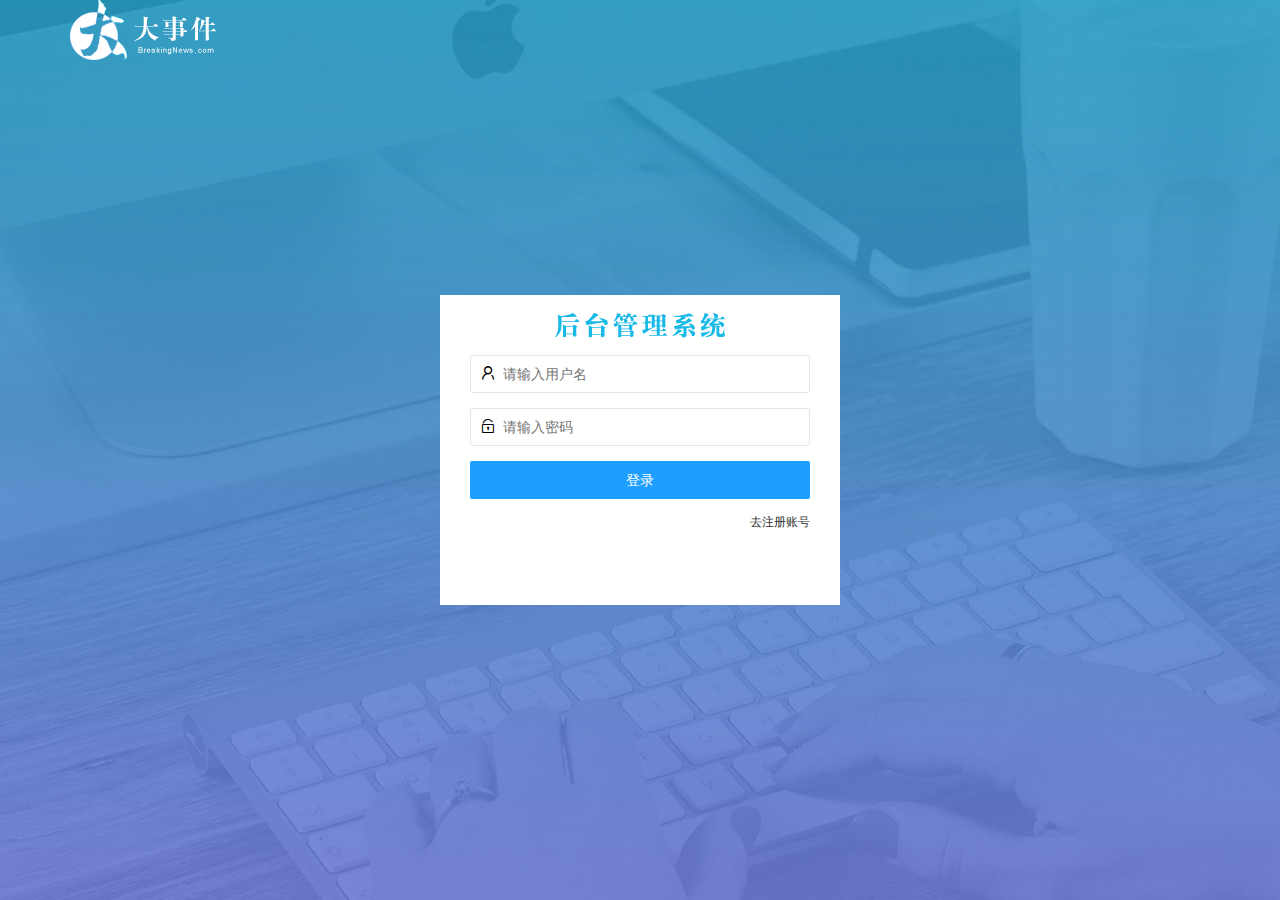
<file: login.html>
<!DOCTYPE html>
<html lang="en">

<head>
    <meta charset="UTF-8">
    <meta http-equiv="X-UA-Compatible" content="IE=edge">
    <meta name="viewport" content="width=device-width, initial-scale=1.0">
    <title>登录</title>
    <!-- 导入 LayUI 样式 -->
    <link rel="stylesheet" href="/assets/lib/layui/css/layui.css">
    <!-- 导入自定义样式 -->
    <link rel="stylesheet" href="/assets/css/login.css">
</head>

<body>
    <!-- 头部 logo 区域 -->
    <div class="layui-main">
        <img src="/assets/images/logo.png" alt="">
    </div>
    <!-- 登录注册区域 -->
    <div class="loginAndRegBox">
        <!-- 登录标题 -->
        <div class="title-box"></div>
        <!-- 登录 -->
        <div class="login-box">
            <form class="layui-form" id="form_login" action="">
                <!-- 用户名 -->
                <div class="layui-form-item">
                    <!-- 字体图标 -->
                    <i class="layui-icon">&#xe66f;</i>
                    <input type="text" name="username" required lay-verify="required" placeholder="请输入用户名"
                        autocomplete="off" class="layui-input">
                </div>
                <!-- 密码 -->
                <div class="layui-form-item">
                    <!-- 字体图标 -->
                    <i class="layui-icon">&#xe673;</i>
                    <input type="password" name="password" required lay-verify="required|pwd" placeholder="请输入密码"
                        autocomplete="off" class="layui-input">
                </div>
                <!-- 登录按钮 -->
                <div class="layui-form-item">
                    <button class="layui-btn layui-btn-normal layui-btn-fluid" lay-submit>
                        登录
                    </button>
                </div>
                <div class="layui-form-item link">
                    <a href="javascript:;" id="link_reg">去注册账号</a>
                </div>
            </form>
        </div>
        <!-- 注册 -->
        <div class="reg-box">
            <form class="layui-form" id="form_reg" action="">
                <!-- 用户名 -->
                <div class="layui-form-item">
                    <!-- 字体图标 -->
                    <i class="layui-icon">&#xe66f;</i>
                    <input type="text" name="username" required lay-verify="required" placeholder="请输入用户名"
                        autocomplete="off" class="layui-input" />
                </div>
                <!-- 密码 -->
                <div class="layui-form-item">
                    <!-- 字体图标 -->
                    <i class="layui-icon">&#xe673;</i>
                    <input type="password" name="password" required lay-verify="required|pwd" placeholder="请输入密码"
                        autocomplete="off" class="layui-input">
                </div>
                <!-- 第二次确认密码 -->
                <div class="layui-form-item">
                    <!-- 字体图标 -->
                    <i class="layui-icon">&#xe673;</i>
                    <input type="password" name="password" required lay-verify="required|pwd|repwd"
                        placeholder="第二次确认密码" autocomplete="off" class="layui-input">
                </div>
                <!-- 登录按钮 -->
                <div class="layui-form-item">
                    <button class="layui-btn layui-btn-normal layui-btn-fluid" lay-submit>
                        注册
                    </button>
                </div>
                <div class="layui-form-item link">
                    <a href="javascript:;" id="link_login">去登录</a>
                </div>
            </form>
        </div>
    </div>
    <!-- 导入jquery.js -->
    <script src="/assets/lib/jquery.js"></script>
    <script src="/assets/lib/layui/layui.all.js"></script>
    <script src="/assets/js/baseAPI.js"></script>
    <script src="/assets/js/login.js"></script>
</body>

</html>
</file>
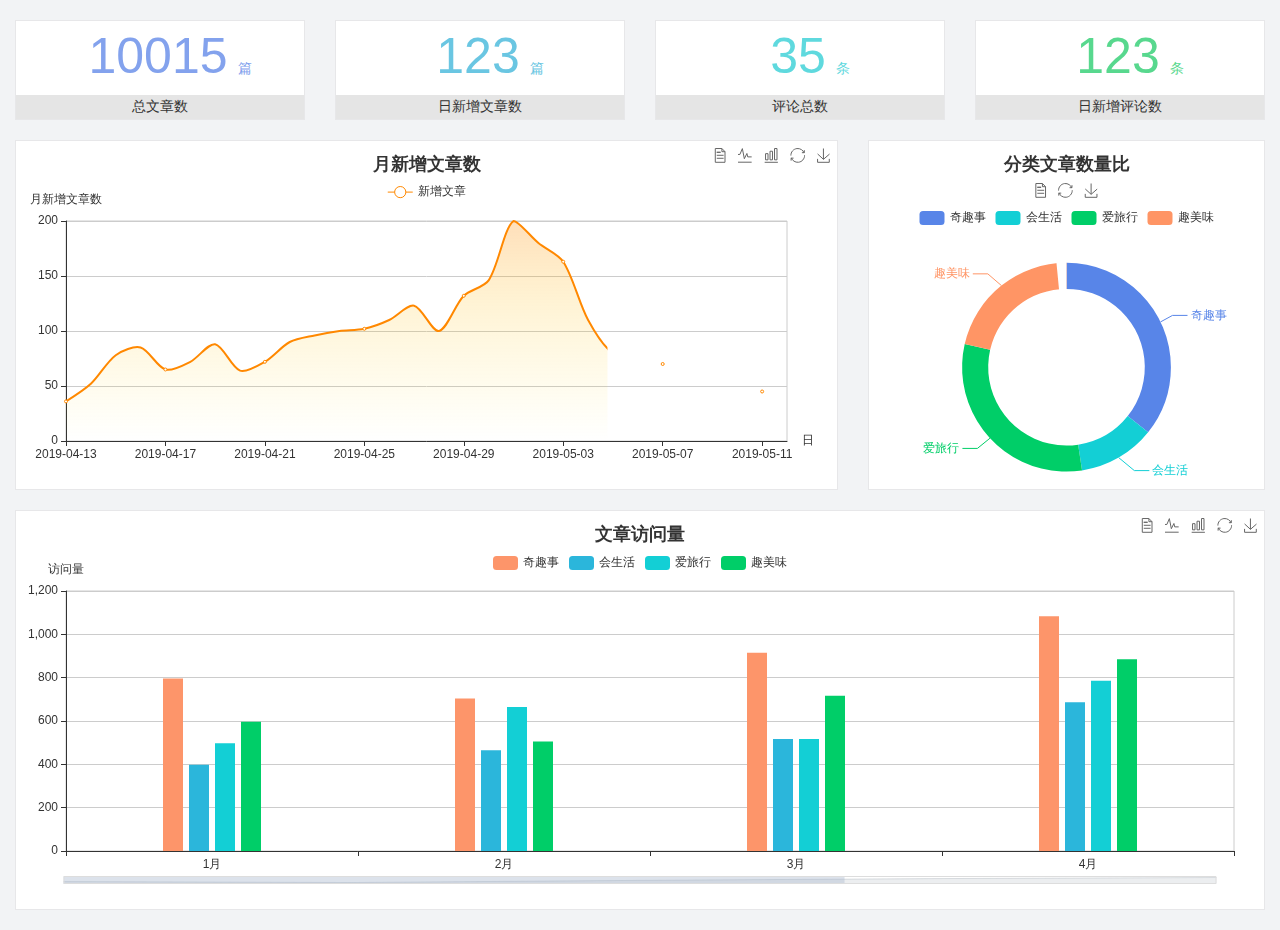
<file: home/dashboard.html>
<!DOCTYPE html>
<html lang="en">

<head>
  <meta charset="UTF-8">
  <meta name="viewport" content="width=device-width, initial-scale=1.0">
  <meta http-equiv="X-UA-Compatible" content="ie=edge">
  <title>图表统计</title>
  <link rel="stylesheet" href="../../assets/lib/bootstrap.css" />
  <link rel="stylesheet" href="../../assets/lib/main.css" />
  <script src="../../assets/lib/jquery.js"></script>
  <script type="text/javascript" src="../../assets/lib/echarts.min.js"></script>
</head>

<body>
  <div class="container-fluid">
    <div class="row spannel_list">
      <div class="col-sm-3 col-xs-6">
        <div class="spannel">
          <em>10015</em><span>篇</span>
          <b>总文章数</b>
        </div>
      </div>
      <div class="col-sm-3 col-xs-6">
        <div class="spannel scolor01">
          <em>123</em><span>篇</span>
          <b>日新增文章数</b>
        </div>
      </div>
      <div class="col-sm-3 col-xs-6">
        <div class="spannel scolor02">
          <em>35</em><span>条</span>
          <b>评论总数</b>
        </div>
      </div>
      <div class="col-sm-3 col-xs-6">
        <div class="spannel scolor03">
          <em>123</em><span>条</span>
          <b>日新增评论数</b>
        </div>
      </div>
    </div>
  </div>

  <div class="container-fluid">
    <div class="row curve-pie">
      <div class="col-lg-8 col-md-8">
        <div class="gragh_pannel" id="curve_show"></div>
      </div>
      <div class="col-lg-4 col-md-4">
        <div class="gragh_pannel" id="pie_show"></div>
      </div>
    </div>
  </div>

  <div class="container-fluid">
    <div class="column_pannel" id="column_show"></div>
  </div>

  <script>
    var oChart = echarts.init(document.getElementById('curve_show'));
    var aList_all = [
      { 'count': 36, 'date': '2019-04-13' },
      { 'count': 52, 'date': '2019-04-14' },
      { 'count': 78, 'date': '2019-04-15' },
      { 'count': 85, 'date': '2019-04-16' },
      { 'count': 65, 'date': '2019-04-17' },
      { 'count': 72, 'date': '2019-04-18' },
      { 'count': 88, 'date': '2019-04-19' },
      { 'count': 64, 'date': '2019-04-20' },
      { 'count': 72, 'date': '2019-04-21' },
      { 'count': 90, 'date': '2019-04-22' },
      { 'count': 96, 'date': '2019-04-23' },
      { 'count': 100, 'date': '2019-04-24' },
      { 'count': 102, 'date': '2019-04-25' },
      { 'count': 110, 'date': '2019-04-26' },
      { 'count': 123, 'date': '2019-04-27' },
      { 'count': 100, 'date': '2019-04-28' },
      { 'count': 132, 'date': '2019-04-29' },
      { 'count': 146, 'date': '2019-04-30' },
      { 'count': 200, 'date': '2019-05-01' },
      { 'count': 180, 'date': '2019-05-02' },
      { 'count': 163, 'date': '2019-05-03' },
      { 'count': 110, 'date': '2019-05-04' },
      { 'count': 80, 'date': '2019-05-05' },
      { 'count': 82, 'date': '2019-05-06' },
      { 'count': 70, 'date': '2019-05-07' },
      { 'count': 65, 'date': '2019-05-08' },
      { 'count': 54, 'date': '2019-05-09' },
      { 'count': 40, 'date': '2019-05-10' },
      { 'count': 45, 'date': '2019-05-11' },
      { 'count': 38, 'date': '2019-05-12' },
    ];

    let aCount = [];
    let aDate = [];

    for (var i = 0; i < aList_all.length; i++) {
      aCount.push(aList_all[i].count);
      aDate.push(aList_all[i].date);
    }

    var chartopt = {
      title: {
        text: '月新增文章数',
        left: 'center',
        top: '10'
      },
      tooltip: {
        trigger: 'axis'
      },
      legend: {
        data: ['新增文章'],
        top: '40'
      },
      toolbox: {
        show: true,
        feature: {
          mark: { show: true },
          dataView: { show: true, readOnly: false },
          magicType: { show: true, type: ['line', 'bar'] },
          restore: { show: true },
          saveAsImage: { show: true }
        }
      },
      calculable: true,
      xAxis: [
        {
          name: '日',
          type: 'category',
          boundaryGap: false,
          data: aDate
        }
      ],
      yAxis: [
        {
          name: '月新增文章数',
          type: 'value'
        }
      ],
      series: [
        {
          name: '新增文章',
          type: 'line',
          smooth: true,
          itemStyle: { normal: { areaStyle: { type: 'default' }, color: '#f80' }, lineStyle: { color: '#f80' } },
          data: aCount
        }],
      areaStyle: {
        normal: {
          color: new echarts.graphic.LinearGradient(0, 0, 0, 1, [{
            offset: 0,
            color: 'rgba(255,136,0,0.39)'
          }, {
            offset: .34,
            color: 'rgba(255,180,0,0.25)'
          }, {
            offset: 1,
            color: 'rgba(255,222,0,0.00)'
          }])

        }
      },
      grid: {
        show: true,
        x: 50,
        x2: 50,
        y: 80,
        height: 220
      }
    };

    oChart.setOption(chartopt);


    var oPie = echarts.init(document.getElementById('pie_show'));
    var oPieopt =
    {
      title: {
        top: 10,
        text: '分类文章数量比',
        x: 'center'
      },
      tooltip: {
        trigger: 'item',
        formatter: "{a} <br/>{b} : {c} ({d}%)"
      },
      color: ['#5885e8', '#13cfd5', '#00ce68', '#ff9565'],
      legend: {
        x: 'center',
        top: 65,
        data: ['奇趣事', '会生活', '爱旅行', '趣美味']
      },
      toolbox: {
        show: true,
        x: 'center',
        top: 35,
        feature: {
          mark: { show: true },
          dataView: { show: true, readOnly: false },
          magicType: {
            show: true,
            type: ['pie', 'funnel'],
            option: {
              funnel: {
                x: '25%',
                width: '50%',
                funnelAlign: 'left',
                max: 1548
              }
            }
          },
          restore: { show: true },
          saveAsImage: { show: true }
        }
      },
      calculable: true,
      series: [
        {
          name: '访问来源',
          type: 'pie',
          radius: ['45%', '60%'],
          center: ['50%', '65%'],
          data: [
            { value: 300, name: '奇趣事' },
            { value: 100, name: '会生活' },
            { value: 260, name: '爱旅行' },
            { value: 180, name: '趣美味' }
          ]
        }
      ]
    };
    oPie.setOption(oPieopt);



    var oColumn = this.echarts.init(document.getElementById('column_show'));
    var oColumnopt =
    {
      title: {
        text: '文章访问量',
        left: 'center',
        top: '10'
      },
      tooltip: {
        trigger: 'axis'
      },
      legend: {
        data: ['奇趣事', '会生活', '爱旅行', '趣美味'],
        top: '40'
      },
      toolbox: {
        show: true,
        feature: {
          mark: { show: true },
          dataView: { show: true, readOnly: false },
          magicType: { show: true, type: ['line', 'bar'] },
          restore: { show: true },
          saveAsImage: { show: true }
        }
      },
      calculable: true,
      xAxis: [
        {
          type: 'category',
          data: ['1月', '2月', '3月', '4月', '5月']
        }
      ],
      yAxis: [
        {
          name: '访问量',
          type: 'value'
        }
      ],
      series: [
        {
          name: '奇趣事',
          type: 'bar',
          barWidth: 20,
          itemStyle: {
            normal: { areaStyle: { type: 'default' }, color: '#fd956a' }
          },
          data: [800, 708, 920, 1090, 1200]
        },
        {
          name: '会生活',
          type: 'bar',
          barWidth: 20,
          itemStyle: {
            normal: { areaStyle: { type: 'default' }, color: '#2bb6db' }
          },
          data: [400, 468, 520, 690, 800]
        },
        {
          name: '爱旅行',
          type: 'bar',
          barWidth: 20,
          itemStyle: {
            normal: { areaStyle: { type: 'default' }, color: '#13cfd5' }
          },
          data: [500, 668, 520, 790, 900]
        },
        {
          name: '趣美味',
          type: 'bar',
          barWidth: 20,
          itemStyle: {
            normal: { areaStyle: { type: 'default' }, color: '#00ce68' }
          },
          data: [600, 508, 720, 890, 1000]
        }
      ],
      grid: {
        show: true,
        x: 50,
        x2: 30,
        y: 80,
        height: 260
      },
      dataZoom: [//给x轴设置滚动条
        {
          start: 0,//默认为0
          end: 100 - 1000 / 31,//默认为100
          type: 'slider',
          show: true,
          xAxisIndex: [0],
          handleSize: 0,//滑动条的 左右2个滑动条的大小
          height: 8,//组件高度
          left: 45, //左边的距离
          right: 50,//右边的距离
          bottom: 26,//右边的距离
          handleColor: '#ddd',//h滑动图标的颜色
          handleStyle: {
            borderColor: "#cacaca",
            borderWidth: "1",
            shadowBlur: 2,
            background: "#ddd",
            shadowColor: "#ddd",
          }
        }]
    };
    oColumn.setOption(oColumnopt);
  </script>
</body>

</html>
</file>
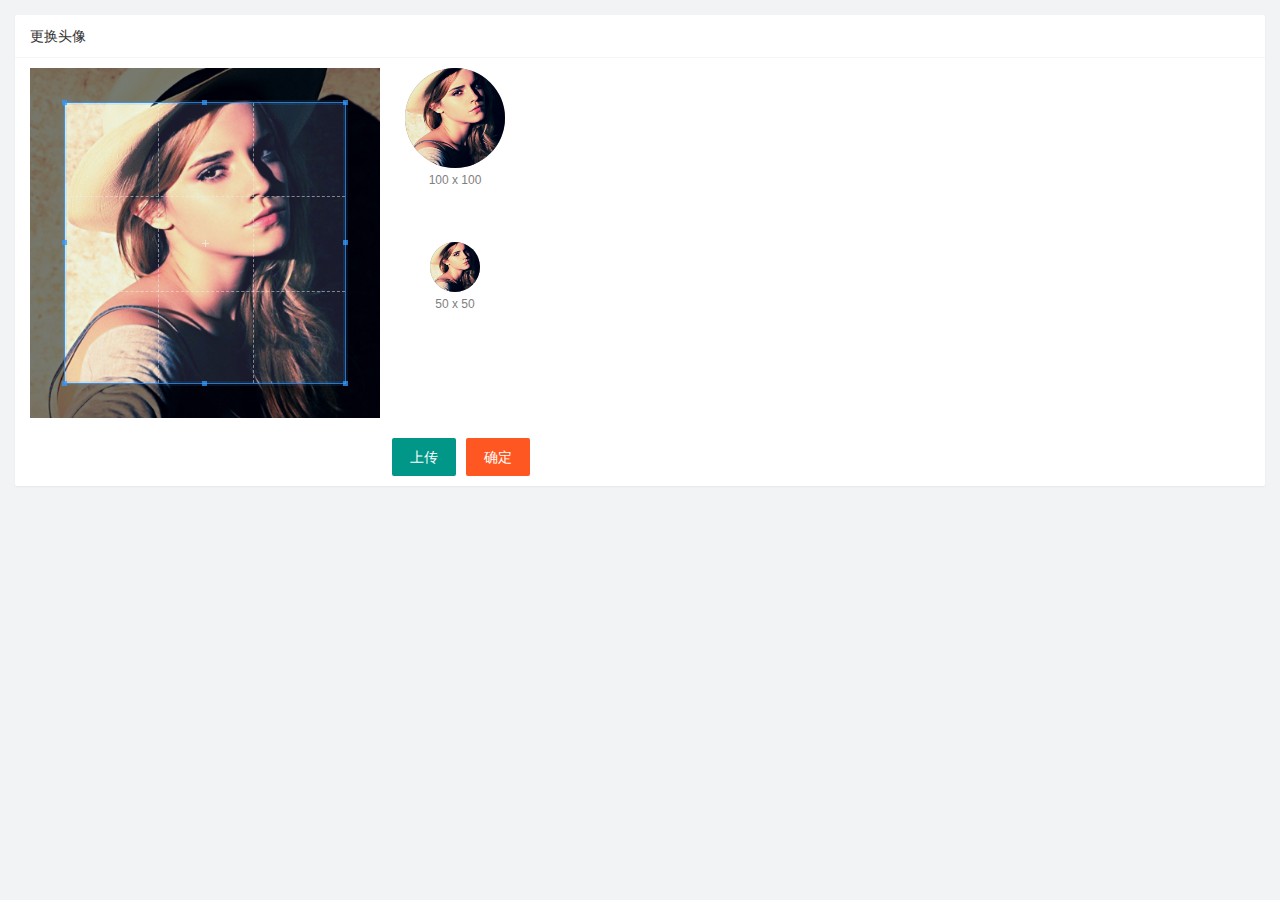
<file: user/hser_avatar.html>
<!DOCTYPE html>
<html lang="en">

<head>
    <meta charset="UTF-8">
    <meta http-equiv="X-UA-Compatible" content="IE=edge">
    <meta name="viewport" content="width=device-width, initial-scale=1.0">
    <title>Document</title>
    <link rel="stylesheet" href="/assets/lib/layui/css/layui.css">
    <link rel="stylesheet" href="/assets/lib/cropper/cropper.css">
    <link rel="stylesheet" href="/assets/css/user/user_avatar.css">
</head>

<body>
    <div class="layui-card">
        <div class="layui-card-header">更换头像</div>
        <div class="layui-card-body">
            <div class="row1">
                <!-- 图片裁剪区域 -->
                <div class="cropper-box">
                    <!-- 这个 img 标签很重要，将来会把它初始化为裁剪区域 -->
                    <img id="image" src="/assets/images/sample.jpg" />
                </div>
                <!-- 图片的预览区域 -->
                <div class="preview-box">
                    <div>
                        <!-- 宽高为 100px 的预览区域 -->
                        <div class="img-preview w100"></div>
                        <p class="size">100 x 100</p>
                    </div>
                    <div>
                        <!-- 宽高为 50px 的预览区域 -->
                        <div class="img-preview w50"></div>
                        <p class="size">50 x 50</p>
                    </div>
                </div>
            </div>
            <!-- 第二行的按钮区域 -->
            <div class="row2">
                <input type="file" id="file" accept="image/png,image/jpeg" />
                <button type="button" class="layui-btn" id="btnChooseImage">上传</button>
                <button type="button" class="layui-btn layui-btn-danger" id="btnUpload">确定</button>
            </div>
        </div>
    </div>
    <script src="/assets/lib/jquery.js"></script>
    <script src="/assets/lib/cropper/Cropper.js"></script>
    <script src="/assets/lib/cropper/jquery-cropper.js"></script>
    <script src="/assets/lib/layui/layui.all.js"></script>
    <script src="/assets/js/baseAPI.js"></script>
    <script src="/assets/js/user/user_avatar.js"></script>
</body>

</html>
</file>
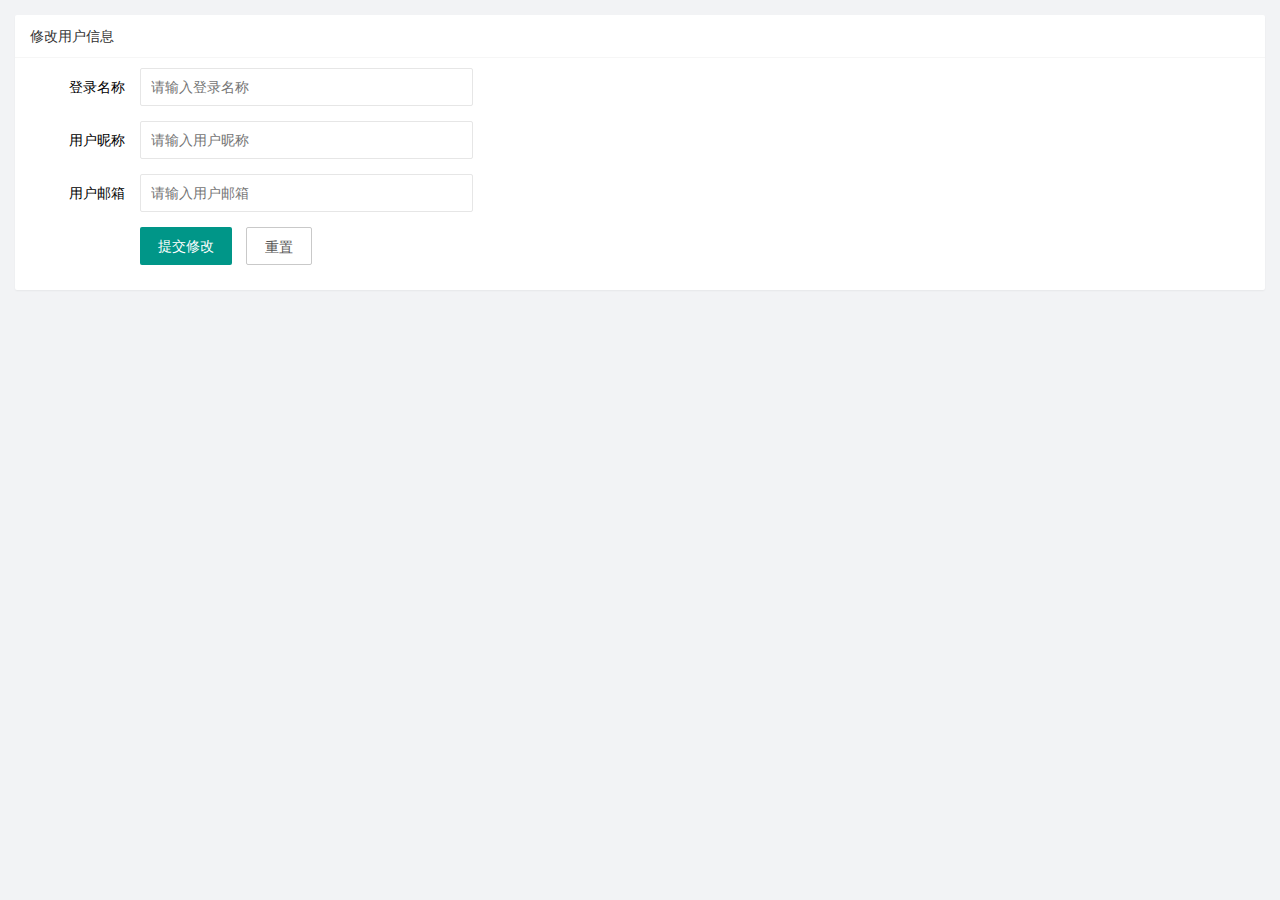
<file: user/user_index.html>
<!DOCTYPE html>
<html lang="en">

<head>
    <meta charset="UTF-8">
    <meta http-equiv="X-UA-Compatible" content="IE=edge">
    <meta name="viewport" content="width=device-width, initial-scale=1.0">
    <title>Document</title>
    <link rel="stylesheet" href="/assets/lib/layui/css/layui.css">
    <link rel="stylesheet" href="/assets/css/user/user_info.css">
</head>

<body>
    <div class="layui-card">
        <div class="layui-card-header">修改用户信息</div>
        <div class="layui-card-body">
            <form class="layui-form forms" id="form_login" action="" lay-filter="formUserInfo">
                <!-- 隐藏域 -->
                <input type="hidden" name="id">
                <div class="layui-form-item">
                    <label class="layui-form-label">登录名称</label>
                    <div class="layui-input-block">
                        <input type="text" name="username" required readonly lay-verify="required" placeholder="请输入登录名称"
                            autocomplete="off" class="layui-input" />
                    </div>
                </div>
                <div class="layui-form-item">
                    <label class="layui-form-label">用户昵称</label>
                    <div class="layui-input-block">
                        <input type="text" name="nickname" required lay-verify="required|nickname" placeholder="请输入用户昵称"
                            autocomplete="off" class="layui-input" />
                    </div>
                </div>
                <div class="layui-form-item">
                    <label class="layui-form-label">用户邮箱</label>
                    <div class="layui-input-block">
                        <input type="text" name="email" required lay-verify="required|email" placeholder="请输入用户邮箱"
                            autocomplete="off" class="layui-input" />
                    </div>
                </div>
                <div class="layui-form-item">
                    <div class="layui-input-block">
                        <button class="layui-btn" lay-submit lay-filter="formDemo">提交修改</button>
                        <button type="reset" class="layui-btn layui-btn-primary" id="btnReset">重置</button>
                    </div>
                </div>
            </form>
        </div>
        <script src="/assets/lib/layui/layui.all.js"></script>
        <script src="/assets/lib/jquery.js"></script>
        <script src="/assets/js/baseAPI.js"></script>
        <script src="/assets/js/user/user_info.js"></script>
</body>

</html>
</file>
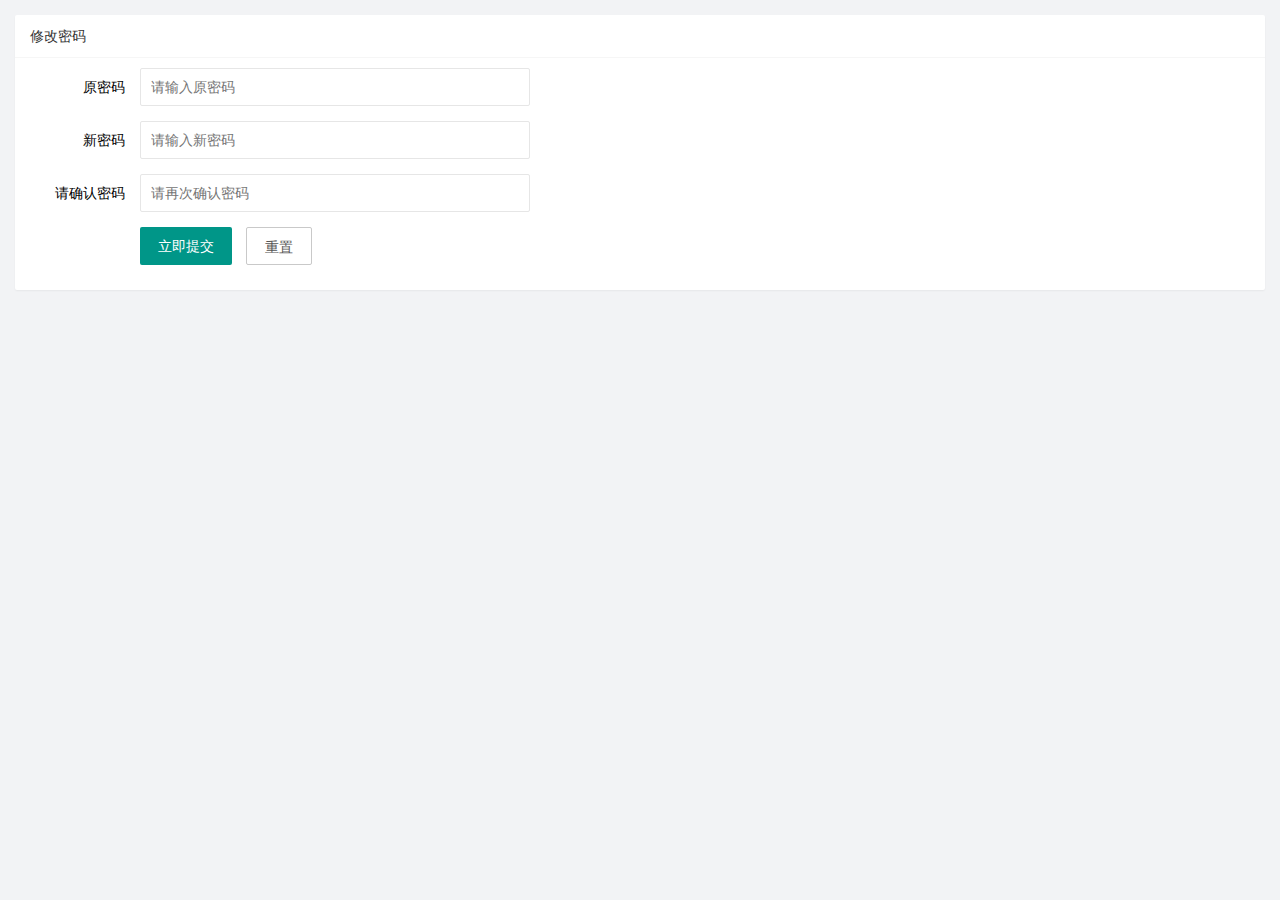
<file: user/user_pwd.html>
<!DOCTYPE html>
<html lang="en">

<head>
    <meta charset="UTF-8" />
    <meta http-equiv="X-UA-Compatible" content="IE=edge" />
    <meta name="viewport" content="width=device-width, initial-scale=1.0" />
    <title>Document</title>
    <link rel="stylesheet" href="/assets/lib/layui/css/layui.css" />
    <link rel="stylesheet" href="/assets/css/user/user_pwd.css" />
</head>

<body>
    <div class="layui-card">
        <div class="layui-card-header">修改密码</div>
        <div class="layui-card-body">
            <form class="layui-form" action="" lay-filter="formUserInfo">
                <div class="layui-form-item">
                    <label class="layui-form-label">原密码</label>
                    <div class="layui-input-block">
                        <input type="password" name="oldPwd" required lay-verify="required|pwd" placeholder="请输入原密码"
                            autocomplete="off" class="layui-input" />
                    </div>
                </div>
                <div class="layui-form-item">
                    <label class="layui-form-label">新密码</label>
                    <div class="layui-input-block">
                        <input type="password" name="newPwd" required lay-verify="required|samePwd" placeholder="请输入新密码"
                            autocomplete="off" class="layui-input" />
                    </div>
                </div>
                <div class="layui-form-item">
                    <label class="layui-form-label">请确认密码</label>
                    <div class="layui-input-block">
                        <input type="password" name="rePwd" required lay-verify="required|rePwd" placeholder="请再次确认密码"
                            autocomplete="off" class="layui-input" />
                    </div>
                </div>
                <div class="layui-form-item">
                    <div class="layui-input-block">
                        <button class="layui-btn" lay-submit lay-filter="formDemo">
                            立即提交
                        </button>
                        <button type="reset" class="layui-btn layui-btn-primary" id="btnResets">
                            重置
                        </button>
                    </div>
                </div>
            </form>
        </div>
    </div>
    <script src="/assets/lib/jquery.js"></script>
    <script src="/assets/lib/layui/layui.all.js"></script>
    <script src="/assets/js/baseAPI.js"></script>
    <script src="/assets/js/user/user_pwd.js"></script>
</body>

</html>
</file>
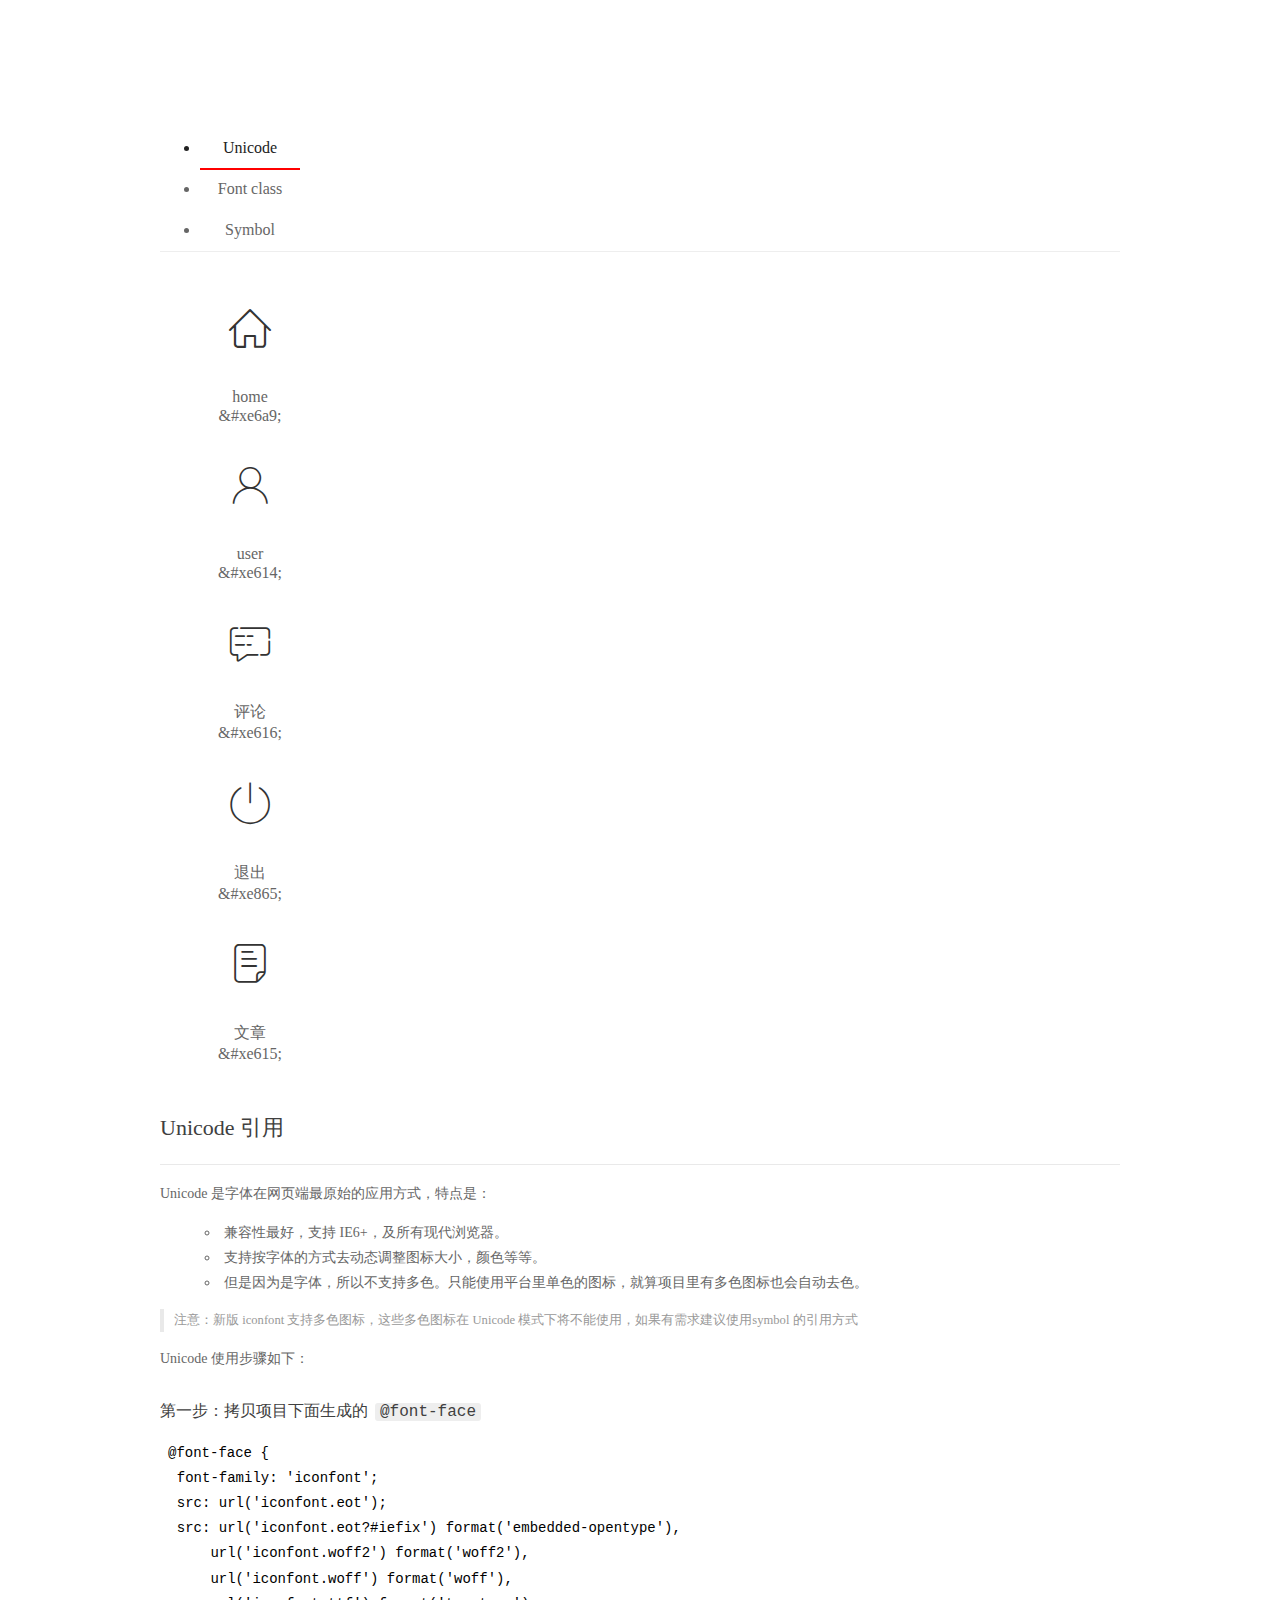
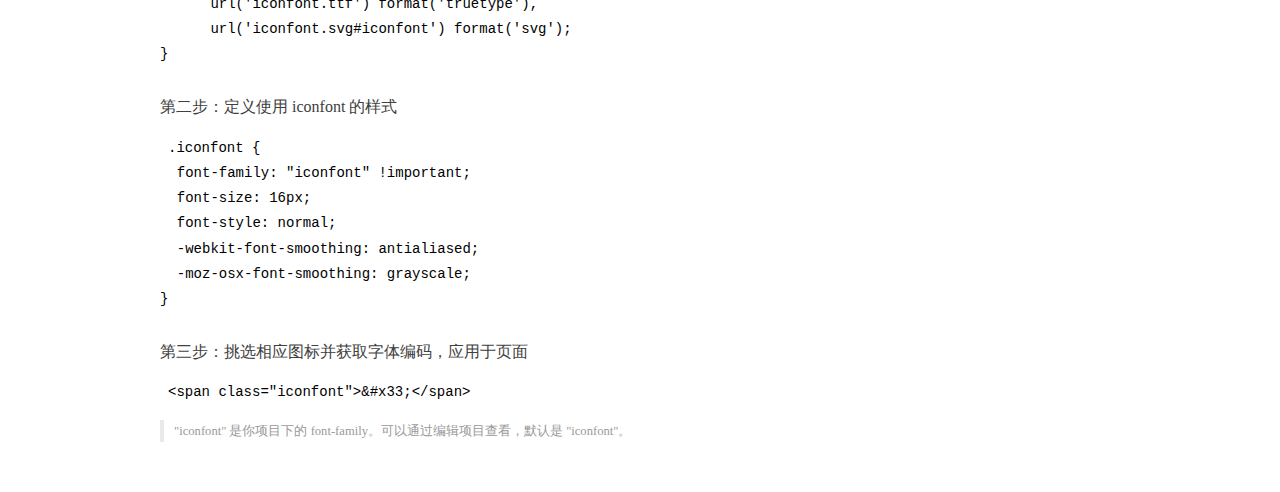
<file: assets/fonts/demo_index.html>
<!DOCTYPE html>
<html>
<head>
  <meta charset="utf-8"/>
  <title>IconFont Demo</title>
  <link rel="shortcut icon" href="https://gtms04.alicdn.com/tps/i4/TB1_oz6GVXXXXaFXpXXJDFnIXXX-64-64.ico" type="image/x-icon"/>
  <link rel="stylesheet" href="https://g.alicdn.com/thx/cube/1.3.2/cube.min.css">
  <link rel="stylesheet" href="demo.css">
  <link rel="stylesheet" href="iconfont.css">
  <script src="iconfont.js"></script>
  <!-- jQuery -->
  <script src="https://a1.alicdn.com/oss/uploads/2018/12/26/7bfddb60-08e8-11e9-9b04-53e73bb6408b.js"></script>
  <!-- 代码高亮 -->
  <script src="https://a1.alicdn.com/oss/uploads/2018/12/26/a3f714d0-08e6-11e9-8a15-ebf944d7534c.js"></script>
</head>
<body>
  <div class="main">
    <h1 class="logo"><a href="https://www.iconfont.cn/" title="iconfont 首页" target="_blank">&#xe86b;</a></h1>
    <div class="nav-tabs">
      <ul id="tabs" class="dib-box">
        <li class="dib active"><span>Unicode</span></li>
        <li class="dib"><span>Font class</span></li>
        <li class="dib"><span>Symbol</span></li>
      </ul>
      
    </div>
    <div class="tab-container">
      <div class="content unicode" style="display: block;">
          <ul class="icon_lists dib-box">
          
            <li class="dib">
              <span class="icon iconfont">&#xe6a9;</span>
                <div class="name">home</div>
                <div class="code-name">&amp;#xe6a9;</div>
              </li>
          
            <li class="dib">
              <span class="icon iconfont">&#xe614;</span>
                <div class="name">user</div>
                <div class="code-name">&amp;#xe614;</div>
              </li>
          
            <li class="dib">
              <span class="icon iconfont">&#xe616;</span>
                <div class="name">评论</div>
                <div class="code-name">&amp;#xe616;</div>
              </li>
          
            <li class="dib">
              <span class="icon iconfont">&#xe865;</span>
                <div class="name">退出</div>
                <div class="code-name">&amp;#xe865;</div>
              </li>
          
            <li class="dib">
              <span class="icon iconfont">&#xe615;</span>
                <div class="name">文章</div>
                <div class="code-name">&amp;#xe615;</div>
              </li>
          
          </ul>
          <div class="article markdown">
          <h2 id="unicode-">Unicode 引用</h2>
          <hr>

          <p>Unicode 是字体在网页端最原始的应用方式，特点是：</p>
          <ul>
            <li>兼容性最好，支持 IE6+，及所有现代浏览器。</li>
            <li>支持按字体的方式去动态调整图标大小，颜色等等。</li>
            <li>但是因为是字体，所以不支持多色。只能使用平台里单色的图标，就算项目里有多色图标也会自动去色。</li>
          </ul>
          <blockquote>
            <p>注意：新版 iconfont 支持多色图标，这些多色图标在 Unicode 模式下将不能使用，如果有需求建议使用symbol 的引用方式</p>
          </blockquote>
          <p>Unicode 使用步骤如下：</p>
          <h3 id="-font-face">第一步：拷贝项目下面生成的 <code>@font-face</code></h3>
<pre><code class="language-css"
>@font-face {
  font-family: 'iconfont';
  src: url('iconfont.eot');
  src: url('iconfont.eot?#iefix') format('embedded-opentype'),
      url('iconfont.woff2') format('woff2'),
      url('iconfont.woff') format('woff'),
      url('iconfont.ttf') format('truetype'),
      url('iconfont.svg#iconfont') format('svg');
}
</code></pre>
          <h3 id="-iconfont-">第二步：定义使用 iconfont 的样式</h3>
<pre><code class="language-css"
>.iconfont {
  font-family: "iconfont" !important;
  font-size: 16px;
  font-style: normal;
  -webkit-font-smoothing: antialiased;
  -moz-osx-font-smoothing: grayscale;
}
</code></pre>
          <h3 id="-">第三步：挑选相应图标并获取字体编码，应用于页面</h3>
<pre>
<code class="language-html"
>&lt;span class="iconfont"&gt;&amp;#x33;&lt;/span&gt;
</code></pre>
          <blockquote>
            <p>"iconfont" 是你项目下的 font-family。可以通过编辑项目查看，默认是 "iconfont"。</p>
          </blockquote>
          </div>
      </div>
      <div class="content font-class">
        <ul class="icon_lists dib-box">
          
          <li class="dib">
            <span class="icon iconfont icon-home"></span>
            <div class="name">
              home
            </div>
            <div class="code-name">.icon-home
            </div>
          </li>
          
          <li class="dib">
            <span class="icon iconfont icon-user"></span>
            <div class="name">
              user
            </div>
            <div class="code-name">.icon-user
            </div>
          </li>
          
          <li class="dib">
            <span class="icon iconfont icon-pinglun"></span>
            <div class="name">
              评论
            </div>
            <div class="code-name">.icon-pinglun
            </div>
          </li>
          
          <li class="dib">
            <span class="icon iconfont icon-tuichu"></span>
            <div class="name">
              退出
            </div>
            <div class="code-name">.icon-tuichu
            </div>
          </li>
          
          <li class="dib">
            <span class="icon iconfont icon-16"></span>
            <div class="name">
              文章
            </div>
            <div class="code-name">.icon-16
            </div>
          </li>
          
        </ul>
        <div class="article markdown">
        <h2 id="font-class-">font-class 引用</h2>
        <hr>

        <p>font-class 是 Unicode 使用方式的一种变种，主要是解决 Unicode 书写不直观，语意不明确的问题。</p>
        <p>与 Unicode 使用方式相比，具有如下特点：</p>
        <ul>
          <li>兼容性良好，支持 IE8+，及所有现代浏览器。</li>
          <li>相比于 Unicode 语意明确，书写更直观。可以很容易分辨这个 icon 是什么。</li>
          <li>因为使用 class 来定义图标，所以当要替换图标时，只需要修改 class 里面的 Unicode 引用。</li>
          <li>不过因为本质上还是使用的字体，所以多色图标还是不支持的。</li>
        </ul>
        <p>使用步骤如下：</p>
        <h3 id="-fontclass-">第一步：引入项目下面生成的 fontclass 代码：</h3>
<pre><code class="language-html">&lt;link rel="stylesheet" href="./iconfont.css"&gt;
</code></pre>
        <h3 id="-">第二步：挑选相应图标并获取类名，应用于页面：</h3>
<pre><code class="language-html">&lt;span class="iconfont icon-xxx"&gt;&lt;/span&gt;
</code></pre>
        <blockquote>
          <p>"
            iconfont" 是你项目下的 font-family。可以通过编辑项目查看，默认是 "iconfont"。</p>
        </blockquote>
      </div>
      </div>
      <div class="content symbol">
          <ul class="icon_lists dib-box">
          
            <li class="dib">
                <svg class="icon svg-icon" aria-hidden="true">
                  <use xlink:href="#icon-home"></use>
                </svg>
                <div class="name">home</div>
                <div class="code-name">#icon-home</div>
            </li>
          
            <li class="dib">
                <svg class="icon svg-icon" aria-hidden="true">
                  <use xlink:href="#icon-user"></use>
                </svg>
                <div class="name">user</div>
                <div class="code-name">#icon-user</div>
            </li>
          
            <li class="dib">
                <svg class="icon svg-icon" aria-hidden="true">
                  <use xlink:href="#icon-pinglun"></use>
                </svg>
                <div class="name">评论</div>
                <div class="code-name">#icon-pinglun</div>
            </li>
          
            <li class="dib">
                <svg class="icon svg-icon" aria-hidden="true">
                  <use xlink:href="#icon-tuichu"></use>
                </svg>
                <div class="name">退出</div>
                <div class="code-name">#icon-tuichu</div>
            </li>
          
            <li class="dib">
                <svg class="icon svg-icon" aria-hidden="true">
                  <use xlink:href="#icon-16"></use>
                </svg>
                <div class="name">文章</div>
                <div class="code-name">#icon-16</div>
            </li>
          
          </ul>
          <div class="article markdown">
          <h2 id="symbol-">Symbol 引用</h2>
          <hr>

          <p>这是一种全新的使用方式，应该说这才是未来的主流，也是平台目前推荐的用法。相关介绍可以参考这篇<a href="">文章</a>
            这种用法其实是做了一个 SVG 的集合，与另外两种相比具有如下特点：</p>
          <ul>
            <li>支持多色图标了，不再受单色限制。</li>
            <li>通过一些技巧，支持像字体那样，通过 <code>font-size</code>, <code>color</code> 来调整样式。</li>
            <li>兼容性较差，支持 IE9+，及现代浏览器。</li>
            <li>浏览器渲染 SVG 的性能一般，还不如 png。</li>
          </ul>
          <p>使用步骤如下：</p>
          <h3 id="-symbol-">第一步：引入项目下面生成的 symbol 代码：</h3>
<pre><code class="language-html">&lt;script src="./iconfont.js"&gt;&lt;/script&gt;
</code></pre>
          <h3 id="-css-">第二步：加入通用 CSS 代码（引入一次就行）：</h3>
<pre><code class="language-html">&lt;style&gt;
.icon {
  width: 1em;
  height: 1em;
  vertical-align: -0.15em;
  fill: currentColor;
  overflow: hidden;
}
&lt;/style&gt;
</code></pre>
          <h3 id="-">第三步：挑选相应图标并获取类名，应用于页面：</h3>
<pre><code class="language-html">&lt;svg class="icon" aria-hidden="true"&gt;
  &lt;use xlink:href="#icon-xxx"&gt;&lt;/use&gt;
&lt;/svg&gt;
</code></pre>
          </div>
      </div>

    </div>
  </div>
  <script>
  $(document).ready(function () {
      $('.tab-container .content:first').show()

      $('#tabs li').click(function (e) {
        var tabContent = $('.tab-container .content')
        var index = $(this).index()

        if ($(this).hasClass('active')) {
          return
        } else {
          $('#tabs li').removeClass('active')
          $(this).addClass('active')

          tabContent.hide().eq(index).fadeIn()
        }
      })
    })
  </script>
</body>
</html>
</file>
<file: assets/lib/layui/css/layui.css>
/** layui-v2.5.5 MIT License By https://www.layui.com */
 .layui-inline,img{display:inline-block;vertical-align:middle}h1,h2,h3,h4,h5,h6{font-weight:400}.layui-edge,.layui-header,.layui-inline,.layui-main{position:relative}.layui-body,.layui-edge,.layui-elip{overflow:hidden}.layui-btn,.layui-edge,.layui-inline,img{vertical-align:middle}.layui-btn,.layui-disabled,.layui-icon,.layui-unselect{-moz-user-select:none;-webkit-user-select:none;-ms-user-select:none}.layui-elip,.layui-form-checkbox span,.layui-form-pane .layui-form-label{text-overflow:ellipsis;white-space:nowrap}.layui-breadcrumb,.layui-tree-btnGroup{visibility:hidden}blockquote,body,button,dd,div,dl,dt,form,h1,h2,h3,h4,h5,h6,input,li,ol,p,pre,td,textarea,th,ul{margin:0;padding:0;-webkit-tap-highlight-color:rgba(0,0,0,0)}a:active,a:hover{outline:0}img{border:none}li{list-style:none}table{border-collapse:collapse;border-spacing:0}h4,h5,h6{font-size:100%}button,input,optgroup,option,select,textarea{font-family:inherit;font-size:inherit;font-style:inherit;font-weight:inherit;outline:0}pre{white-space:pre-wrap;white-space:-moz-pre-wrap;white-space:-pre-wrap;white-space:-o-pre-wrap;word-wrap:break-word}body{line-height:24px;font:14px Helvetica Neue,Helvetica,PingFang SC,Tahoma,Arial,sans-serif}hr{height:1px;margin:10px 0;border:0;clear:both}a{color:#333;text-decoration:none}a:hover{color:#777}a cite{font-style:normal;*cursor:pointer}.layui-border-box,.layui-border-box *{box-sizing:border-box}.layui-box,.layui-box *{box-sizing:content-box}.layui-clear{clear:both;*zoom:1}.layui-clear:after{content:'\20';clear:both;*zoom:1;display:block;height:0}.layui-inline{*display:inline;*zoom:1}.layui-edge{display:inline-block;width:0;height:0;border-width:6px;border-style:dashed;border-color:transparent}.layui-edge-top{top:-4px;border-bottom-color:#999;border-bottom-style:solid}.layui-edge-right{border-left-color:#999;border-left-style:solid}.layui-edge-bottom{top:2px;border-top-color:#999;border-top-style:solid}.layui-edge-left{border-right-color:#999;border-right-style:solid}.layui-disabled,.layui-disabled:hover{color:#d2d2d2!important;cursor:not-allowed!important}.layui-circle{border-radius:100%}.layui-show{display:block!important}.layui-hide{display:none!important}@font-face{font-family:layui-icon;src:url(../font/iconfont.eot?v=250);src:url(../font/iconfont.eot?v=250#iefix) format('embedded-opentype'),url(../font/iconfont.woff2?v=250) format('woff2'),url(../font/iconfont.woff?v=250) format('woff'),url(../font/iconfont.ttf?v=250) format('truetype'),url(../font/iconfont.svg?v=250#layui-icon) format('svg')}.layui-icon{font-family:layui-icon!important;font-size:16px;font-style:normal;-webkit-font-smoothing:antialiased;-moz-osx-font-smoothing:grayscale}.layui-icon-reply-fill:before{content:"\e611"}.layui-icon-set-fill:before{content:"\e614"}.layui-icon-menu-fill:before{content:"\e60f"}.layui-icon-search:before{content:"\e615"}.layui-icon-share:before{content:"\e641"}.layui-icon-set-sm:before{content:"\e620"}.layui-icon-engine:before{content:"\e628"}.layui-icon-close:before{content:"\1006"}.layui-icon-close-fill:before{content:"\1007"}.layui-icon-chart-screen:before{content:"\e629"}.layui-icon-star:before{content:"\e600"}.layui-icon-circle-dot:before{content:"\e617"}.layui-icon-chat:before{content:"\e606"}.layui-icon-release:before{content:"\e609"}.layui-icon-list:before{content:"\e60a"}.layui-icon-chart:before{content:"\e62c"}.layui-icon-ok-circle:before{content:"\1005"}.layui-icon-layim-theme:before{content:"\e61b"}.layui-icon-table:before{content:"\e62d"}.layui-icon-right:before{content:"\e602"}.layui-icon-left:before{content:"\e603"}.layui-icon-cart-simple:before{content:"\e698"}.layui-icon-face-cry:before{content:"\e69c"}.layui-icon-face-smile:before{content:"\e6af"}.layui-icon-survey:before{content:"\e6b2"}.layui-icon-tree:before{content:"\e62e"}.layui-icon-upload-circle:before{content:"\e62f"}.layui-icon-add-circle:before{content:"\e61f"}.layui-icon-download-circle:before{content:"\e601"}.layui-icon-templeate-1:before{content:"\e630"}.layui-icon-util:before{content:"\e631"}.layui-icon-face-surprised:before{content:"\e664"}.layui-icon-edit:before{content:"\e642"}.layui-icon-speaker:before{content:"\e645"}.layui-icon-down:before{content:"\e61a"}.layui-icon-file:before{content:"\e621"}.layui-icon-layouts:before{content:"\e632"}.layui-icon-rate-half:before{content:"\e6c9"}.layui-icon-add-circle-fine:before{content:"\e608"}.layui-icon-prev-circle:before{content:"\e633"}.layui-icon-read:before{content:"\e705"}.layui-icon-404:before{content:"\e61c"}.layui-icon-carousel:before{content:"\e634"}.layui-icon-help:before{content:"\e607"}.layui-icon-code-circle:before{content:"\e635"}.layui-icon-water:before{content:"\e636"}.layui-icon-username:before{content:"\e66f"}.layui-icon-find-fill:before{content:"\e670"}.layui-icon-about:before{content:"\e60b"}.layui-icon-location:before{content:"\e715"}.layui-icon-up:before{content:"\e619"}.layui-icon-pause:before{content:"\e651"}.layui-icon-date:before{content:"\e637"}.layui-icon-layim-uploadfile:before{content:"\e61d"}.layui-icon-delete:before{content:"\e640"}.layui-icon-play:before{content:"\e652"}.layui-icon-top:before{content:"\e604"}.layui-icon-friends:before{content:"\e612"}.layui-icon-refresh-3:before{content:"\e9aa"}.layui-icon-ok:before{content:"\e605"}.layui-icon-layer:before{content:"\e638"}.layui-icon-face-smile-fine:before{content:"\e60c"}.layui-icon-dollar:before{content:"\e659"}.layui-icon-group:before{content:"\e613"}.layui-icon-layim-download:before{content:"\e61e"}.layui-icon-picture-fine:before{content:"\e60d"}.layui-icon-link:before{content:"\e64c"}.layui-icon-diamond:before{content:"\e735"}.layui-icon-log:before{content:"\e60e"}.layui-icon-rate-solid:before{content:"\e67a"}.layui-icon-fonts-del:before{content:"\e64f"}.layui-icon-unlink:before{content:"\e64d"}.layui-icon-fonts-clear:before{content:"\e639"}.layui-icon-triangle-r:before{content:"\e623"}.layui-icon-circle:before{content:"\e63f"}.layui-icon-radio:before{content:"\e643"}.layui-icon-align-center:before{content:"\e647"}.layui-icon-align-right:before{content:"\e648"}.layui-icon-align-left:before{content:"\e649"}.layui-icon-loading-1:before{content:"\e63e"}.layui-icon-return:before{content:"\e65c"}.layui-icon-fonts-strong:before{content:"\e62b"}.layui-icon-upload:before{content:"\e67c"}.layui-icon-dialogue:before{content:"\e63a"}.layui-icon-video:before{content:"\e6ed"}.layui-icon-headset:before{content:"\e6fc"}.layui-icon-cellphone-fine:before{content:"\e63b"}.layui-icon-add-1:before{content:"\e654"}.layui-icon-face-smile-b:before{content:"\e650"}.layui-icon-fonts-html:before{content:"\e64b"}.layui-icon-form:before{content:"\e63c"}.layui-icon-cart:before{content:"\e657"}.layui-icon-camera-fill:before{content:"\e65d"}.layui-icon-tabs:before{content:"\e62a"}.layui-icon-fonts-code:before{content:"\e64e"}.layui-icon-fire:before{content:"\e756"}.layui-icon-set:before{content:"\e716"}.layui-icon-fonts-u:before{content:"\e646"}.layui-icon-triangle-d:before{content:"\e625"}.layui-icon-tips:before{content:"\e702"}.layui-icon-picture:before{content:"\e64a"}.layui-icon-more-vertical:before{content:"\e671"}.layui-icon-flag:before{content:"\e66c"}.layui-icon-loading:before{content:"\e63d"}.layui-icon-fonts-i:before{content:"\e644"}.layui-icon-refresh-1:before{content:"\e666"}.layui-icon-rmb:before{content:"\e65e"}.layui-icon-home:before{content:"\e68e"}.layui-icon-user:before{content:"\e770"}.layui-icon-notice:before{content:"\e667"}.layui-icon-login-weibo:before{content:"\e675"}.layui-icon-voice:before{content:"\e688"}.layui-icon-upload-drag:before{content:"\e681"}.layui-icon-login-qq:before{content:"\e676"}.layui-icon-snowflake:before{content:"\e6b1"}.layui-icon-file-b:before{content:"\e655"}.layui-icon-template:before{content:"\e663"}.layui-icon-auz:before{content:"\e672"}.layui-icon-console:before{content:"\e665"}.layui-icon-app:before{content:"\e653"}.layui-icon-prev:before{content:"\e65a"}.layui-icon-website:before{content:"\e7ae"}.layui-icon-next:before{content:"\e65b"}.layui-icon-component:before{content:"\e857"}.layui-icon-more:before{content:"\e65f"}.layui-icon-login-wechat:before{content:"\e677"}.layui-icon-shrink-right:before{content:"\e668"}.layui-icon-spread-left:before{content:"\e66b"}.layui-icon-camera:before{content:"\e660"}.layui-icon-note:before{content:"\e66e"}.layui-icon-refresh:before{content:"\e669"}.layui-icon-female:before{content:"\e661"}.layui-icon-male:before{content:"\e662"}.layui-icon-password:before{content:"\e673"}.layui-icon-senior:before{content:"\e674"}.layui-icon-theme:before{content:"\e66a"}.layui-icon-tread:before{content:"\e6c5"}.layui-icon-praise:before{content:"\e6c6"}.layui-icon-star-fill:before{content:"\e658"}.layui-icon-rate:before{content:"\e67b"}.layui-icon-template-1:before{content:"\e656"}.layui-icon-vercode:before{content:"\e679"}.layui-icon-cellphone:before{content:"\e678"}.layui-icon-screen-full:before{content:"\e622"}.layui-icon-screen-restore:before{content:"\e758"}.layui-icon-cols:before{content:"\e610"}.layui-icon-export:before{content:"\e67d"}.layui-icon-print:before{content:"\e66d"}.layui-icon-slider:before{content:"\e714"}.layui-icon-addition:before{content:"\e624"}.layui-icon-subtraction:before{content:"\e67e"}.layui-icon-service:before{content:"\e626"}.layui-icon-transfer:before{content:"\e691"}.layui-main{width:1140px;margin:0 auto}.layui-header{z-index:1000;height:60px}.layui-header a:hover{transition:all .5s;-webkit-transition:all .5s}.layui-side{position:fixed;left:0;top:0;bottom:0;z-index:999;width:200px;overflow-x:hidden}.layui-side-scroll{position:relative;width:220px;height:100%;overflow-x:hidden}.layui-body{position:absolute;left:200px;right:0;top:0;bottom:0;z-index:998;width:auto;overflow-y:auto;box-sizing:border-box}.layui-layout-body{overflow:hidden}.layui-layout-admin .layui-header{background-color:#23262E}.layui-layout-admin .layui-side{top:60px;width:200px;overflow-x:hidden}.layui-layout-admin .layui-body{position:fixed;top:60px;bottom:44px}.layui-layout-admin .layui-main{width:auto;margin:0 15px}.layui-layout-admin .layui-footer{position:fixed;left:200px;right:0;bottom:0;height:44px;line-height:44px;padding:0 15px;background-color:#eee}.layui-layout-admin .layui-logo{position:absolute;left:0;top:0;width:200px;height:100%;line-height:60px;text-align:center;color:#009688;font-size:16px}.layui-layout-admin .layui-header .layui-nav{background:0 0}.layui-layout-left{position:absolute!important;left:200px;top:0}.layui-layout-right{position:absolute!important;right:0;top:0}.layui-container{position:relative;margin:0 auto;padding:0 15px;box-sizing:border-box}.layui-fluid{position:relative;margin:0 auto;padding:0 15px}.layui-row:after,.layui-row:before{content:'';display:block;clear:both}.layui-col-lg1,.layui-col-lg10,.layui-col-lg11,.layui-col-lg12,.layui-col-lg2,.layui-col-lg3,.layui-col-lg4,.layui-col-lg5,.layui-col-lg6,.layui-col-lg7,.layui-col-lg8,.layui-col-lg9,.layui-col-md1,.layui-col-md10,.layui-col-md11,.layui-col-md12,.layui-col-md2,.layui-col-md3,.layui-col-md4,.layui-col-md5,.layui-col-md6,.layui-col-md7,.layui-col-md8,.layui-col-md9,.layui-col-sm1,.layui-col-sm10,.layui-col-sm11,.layui-col-sm12,.layui-col-sm2,.layui-col-sm3,.layui-col-sm4,.layui-col-sm5,.layui-col-sm6,.layui-col-sm7,.layui-col-sm8,.layui-col-sm9,.layui-col-xs1,.layui-col-xs10,.layui-col-xs11,.layui-col-xs12,.layui-col-xs2,.layui-col-xs3,.layui-col-xs4,.layui-col-xs5,.layui-col-xs6,.layui-col-xs7,.layui-col-xs8,.layui-col-xs9{position:relative;display:block;box-sizing:border-box}.layui-col-xs1,.layui-col-xs10,.layui-col-xs11,.layui-col-xs12,.layui-col-xs2,.layui-col-xs3,.layui-col-xs4,.layui-col-xs5,.layui-col-xs6,.layui-col-xs7,.layui-col-xs8,.layui-col-xs9{float:left}.layui-col-xs1{width:8.33333333%}.layui-col-xs2{width:16.66666667%}.layui-col-xs3{width:25%}.layui-col-xs4{width:33.33333333%}.layui-col-xs5{width:41.66666667%}.layui-col-xs6{width:50%}.layui-col-xs7{width:58.33333333%}.layui-col-xs8{width:66.66666667%}.layui-col-xs9{width:75%}.layui-col-xs10{width:83.33333333%}.layui-col-xs11{width:91.66666667%}.layui-col-xs12{width:100%}.layui-col-xs-offset1{margin-left:8.33333333%}.layui-col-xs-offset2{margin-left:16.66666667%}.layui-col-xs-offset3{margin-left:25%}.layui-col-xs-offset4{margin-left:33.33333333%}.layui-col-xs-offset5{margin-left:41.66666667%}.layui-col-xs-offset6{margin-left:50%}.layui-col-xs-offset7{margin-left:58.33333333%}.layui-col-xs-offset8{margin-left:66.66666667%}.layui-col-xs-offset9{margin-left:75%}.layui-col-xs-offset10{margin-left:83.33333333%}.layui-col-xs-offset11{margin-left:91.66666667%}.layui-col-xs-offset12{margin-left:100%}@media screen and (max-width:768px){.layui-hide-xs{display:none!important}.layui-show-xs-block{display:block!important}.layui-show-xs-inline{display:inline!important}.layui-show-xs-inline-block{display:inline-block!important}}@media screen and (min-width:768px){.layui-container{width:750px}.layui-hide-sm{display:none!important}.layui-show-sm-block{display:block!important}.layui-show-sm-inline{display:inline!important}.layui-show-sm-inline-block{display:inline-block!important}.layui-col-sm1,.layui-col-sm10,.layui-col-sm11,.layui-col-sm12,.layui-col-sm2,.layui-col-sm3,.layui-col-sm4,.layui-col-sm5,.layui-col-sm6,.layui-col-sm7,.layui-col-sm8,.layui-col-sm9{float:left}.layui-col-sm1{width:8.33333333%}.layui-col-sm2{width:16.66666667%}.layui-col-sm3{width:25%}.layui-col-sm4{width:33.33333333%}.layui-col-sm5{width:41.66666667%}.layui-col-sm6{width:50%}.layui-col-sm7{width:58.33333333%}.layui-col-sm8{width:66.66666667%}.layui-col-sm9{width:75%}.layui-col-sm10{width:83.33333333%}.layui-col-sm11{width:91.66666667%}.layui-col-sm12{width:100%}.layui-col-sm-offset1{margin-left:8.33333333%}.layui-col-sm-offset2{margin-left:16.66666667%}.layui-col-sm-offset3{margin-left:25%}.layui-col-sm-offset4{margin-left:33.33333333%}.layui-col-sm-offset5{margin-left:41.66666667%}.layui-col-sm-offset6{margin-left:50%}.layui-col-sm-offset7{margin-left:58.33333333%}.layui-col-sm-offset8{margin-left:66.66666667%}.layui-col-sm-offset9{margin-left:75%}.layui-col-sm-offset10{margin-left:83.33333333%}.layui-col-sm-offset11{margin-left:91.66666667%}.layui-col-sm-offset12{margin-left:100%}}@media screen and (min-width:992px){.layui-container{width:970px}.layui-hide-md{display:none!important}.layui-show-md-block{display:block!important}.layui-show-md-inline{display:inline!important}.layui-show-md-inline-block{display:inline-block!important}.layui-col-md1,.layui-col-md10,.layui-col-md11,.layui-col-md12,.layui-col-md2,.layui-col-md3,.layui-col-md4,.layui-col-md5,.layui-col-md6,.layui-col-md7,.layui-col-md8,.layui-col-md9{float:left}.layui-col-md1{width:8.33333333%}.layui-col-md2{width:16.66666667%}.layui-col-md3{width:25%}.layui-col-md4{width:33.33333333%}.layui-col-md5{width:41.66666667%}.layui-col-md6{width:50%}.layui-col-md7{width:58.33333333%}.layui-col-md8{width:66.66666667%}.layui-col-md9{width:75%}.layui-col-md10{width:83.33333333%}.layui-col-md11{width:91.66666667%}.layui-col-md12{width:100%}.layui-col-md-offset1{margin-left:8.33333333%}.layui-col-md-offset2{margin-left:16.66666667%}.layui-col-md-offset3{margin-left:25%}.layui-col-md-offset4{margin-left:33.33333333%}.layui-col-md-offset5{margin-left:41.66666667%}.layui-col-md-offset6{margin-left:50%}.layui-col-md-offset7{margin-left:58.33333333%}.layui-col-md-offset8{margin-left:66.66666667%}.layui-col-md-offset9{margin-left:75%}.layui-col-md-offset10{margin-left:83.33333333%}.layui-col-md-offset11{margin-left:91.66666667%}.layui-col-md-offset12{margin-left:100%}}@media screen and (min-width:1200px){.layui-container{width:1170px}.layui-hide-lg{display:none!important}.layui-show-lg-block{display:block!important}.layui-show-lg-inline{display:inline!important}.layui-show-lg-inline-block{display:inline-block!important}.layui-col-lg1,.layui-col-lg10,.layui-col-lg11,.layui-col-lg12,.layui-col-lg2,.layui-col-lg3,.layui-col-lg4,.layui-col-lg5,.layui-col-lg6,.layui-col-lg7,.layui-col-lg8,.layui-col-lg9{float:left}.layui-col-lg1{width:8.33333333%}.layui-col-lg2{width:16.66666667%}.layui-col-lg3{width:25%}.layui-col-lg4{width:33.33333333%}.layui-col-lg5{width:41.66666667%}.layui-col-lg6{width:50%}.layui-col-lg7{width:58.33333333%}.layui-col-lg8{width:66.66666667%}.layui-col-lg9{width:75%}.layui-col-lg10{width:83.33333333%}.layui-col-lg11{width:91.66666667%}.layui-col-lg12{width:100%}.layui-col-lg-offset1{margin-left:8.33333333%}.layui-col-lg-offset2{margin-left:16.66666667%}.layui-col-lg-offset3{margin-left:25%}.layui-col-lg-offset4{margin-left:33.33333333%}.layui-col-lg-offset5{margin-left:41.66666667%}.layui-col-lg-offset6{margin-left:50%}.layui-col-lg-offset7{margin-left:58.33333333%}.layui-col-lg-offset8{margin-left:66.66666667%}.layui-col-lg-offset9{margin-left:75%}.layui-col-lg-offset10{margin-left:83.33333333%}.layui-col-lg-offset11{margin-left:91.66666667%}.layui-col-lg-offset12{margin-left:100%}}.layui-col-space1{margin:-.5px}.layui-col-space1>*{padding:.5px}.layui-col-space3{margin:-1.5px}.layui-col-space3>*{padding:1.5px}.layui-col-space5{margin:-2.5px}.layui-col-space5>*{padding:2.5px}.layui-col-space8{margin:-3.5px}.layui-col-space8>*{padding:3.5px}.layui-col-space10{margin:-5px}.layui-col-space10>*{padding:5px}.layui-col-space12{margin:-6px}.layui-col-space12>*{padding:6px}.layui-col-space15{margin:-7.5px}.layui-col-space15>*{padding:7.5px}.layui-col-space18{margin:-9px}.layui-col-space18>*{padding:9px}.layui-col-space20{margin:-10px}.layui-col-space20>*{padding:10px}.layui-col-space22{margin:-11px}.layui-col-space22>*{padding:11px}.layui-col-space25{margin:-12.5px}.layui-col-space25>*{padding:12.5px}.layui-col-space30{margin:-15px}.layui-col-space30>*{padding:15px}.layui-btn,.layui-input,.layui-select,.layui-textarea,.layui-upload-button{outline:0;-webkit-appearance:none;transition:all .3s;-webkit-transition:all .3s;box-sizing:border-box}.layui-elem-quote{margin-bottom:10px;padding:15px;line-height:22px;border-left:5px solid #009688;border-radius:0 2px 2px 0;background-color:#f2f2f2}.layui-quote-nm{border-style:solid;border-width:1px 1px 1px 5px;background:0 0}.layui-elem-field{margin-bottom:10px;padding:0;border-width:1px;border-style:solid}.layui-elem-field legend{margin-left:20px;padding:0 10px;font-size:20px;font-weight:300}.layui-field-title{margin:10px 0 20px;border-width:1px 0 0}.layui-field-box{padding:10px 15px}.layui-field-title .layui-field-box{padding:10px 0}.layui-progress{position:relative;height:6px;border-radius:20px;background-color:#e2e2e2}.layui-progress-bar{position:absolute;left:0;top:0;width:0;max-width:100%;height:6px;border-radius:20px;text-align:right;background-color:#5FB878;transition:all .3s;-webkit-transition:all .3s}.layui-progress-big,.layui-progress-big .layui-progress-bar{height:18px;line-height:18px}.layui-progress-text{position:relative;top:-20px;line-height:18px;font-size:12px;color:#666}.layui-progress-big .layui-progress-text{position:static;padding:0 10px;color:#fff}.layui-collapse{border-width:1px;border-style:solid;border-radius:2px}.layui-colla-content,.layui-colla-item{border-top-width:1px;border-top-style:solid}.layui-colla-item:first-child{border-top:none}.layui-colla-title{position:relative;height:42px;line-height:42px;padding:0 15px 0 35px;color:#333;background-color:#f2f2f2;cursor:pointer;font-size:14px;overflow:hidden}.layui-colla-content{display:none;padding:10px 15px;line-height:22px;color:#666}.layui-colla-icon{position:absolute;left:15px;top:0;font-size:14px}.layui-card{margin-bottom:15px;border-radius:2px;background-color:#fff;box-shadow:0 1px 2px 0 rgba(0,0,0,.05)}.layui-card:last-child{margin-bottom:0}.layui-card-header{position:relative;height:42px;line-height:42px;padding:0 15px;border-bottom:1px solid #f6f6f6;color:#333;border-radius:2px 2px 0 0;font-size:14px}.layui-bg-black,.layui-bg-blue,.layui-bg-cyan,.layui-bg-green,.layui-bg-orange,.layui-bg-red{color:#fff!important}.layui-card-body{position:relative;padding:10px 15px;line-height:24px}.layui-card-body[pad15]{padding:15px}.layui-card-body[pad20]{padding:20px}.layui-card-body .layui-table{margin:5px 0}.layui-card .layui-tab{margin:0}.layui-panel-window{position:relative;padding:15px;border-radius:0;border-top:5px solid #E6E6E6;background-color:#fff}.layui-auxiliar-moving{position:fixed;left:0;right:0;top:0;bottom:0;width:100%;height:100%;background:0 0;z-index:9999999999}.layui-form-label,.layui-form-mid,.layui-form-select,.layui-input-block,.layui-input-inline,.layui-textarea{position:relative}.layui-bg-red{background-color:#FF5722!important}.layui-bg-orange{background-color:#FFB800!important}.layui-bg-green{background-color:#009688!important}.layui-bg-cyan{background-color:#2F4056!important}.layui-bg-blue{background-color:#1E9FFF!important}.layui-bg-black{background-color:#393D49!important}.layui-bg-gray{background-color:#eee!important;color:#666!important}.layui-badge-rim,.layui-colla-content,.layui-colla-item,.layui-collapse,.layui-elem-field,.layui-form-pane .layui-form-item[pane],.layui-form-pane .layui-form-label,.layui-input,.layui-layedit,.layui-layedit-tool,.layui-quote-nm,.layui-select,.layui-tab-bar,.layui-tab-card,.layui-tab-title,.layui-tab-title .layui-this:after,.layui-textarea{border-color:#e6e6e6}.layui-timeline-item:before,hr{background-color:#e6e6e6}.layui-text{line-height:22px;font-size:14px;color:#666}.layui-text h1,.layui-text h2,.layui-text h3{font-weight:500;color:#333}.layui-text h1{font-size:30px}.layui-text h2{font-size:24px}.layui-text h3{font-size:18px}.layui-text a:not(.layui-btn){color:#01AAED}.layui-text a:not(.layui-btn):hover{text-decoration:underline}.layui-text ul{padding:5px 0 5px 15px}.layui-text ul li{margin-top:5px;list-style-type:disc}.layui-text em,.layui-word-aux{color:#999!important;padding:0 5px!important}.layui-btn{display:inline-block;height:38px;line-height:38px;padding:0 18px;background-color:#009688;color:#fff;white-space:nowrap;text-align:center;font-size:14px;border:none;border-radius:2px;cursor:pointer}.layui-btn:hover{opacity:.8;filter:alpha(opacity=80);color:#fff}.layui-btn:active{opacity:1;filter:alpha(opacity=100)}.layui-btn+.layui-btn{margin-left:10px}.layui-btn-container{font-size:0}.layui-btn-container .layui-btn{margin-right:10px;margin-bottom:10px}.layui-btn-container .layui-btn+.layui-btn{margin-left:0}.layui-table .layui-btn-container .layui-btn{margin-bottom:9px}.layui-btn-radius{border-radius:100px}.layui-btn .layui-icon{margin-right:3px;font-size:18px;vertical-align:bottom;vertical-align:middle\9}.layui-btn-primary{border:1px solid #C9C9C9;background-color:#fff;color:#555}.layui-btn-primary:hover{border-color:#009688;color:#333}.layui-btn-normal{background-color:#1E9FFF}.layui-btn-warm{background-color:#FFB800}.layui-btn-danger{background-color:#FF5722}.layui-btn-checked{background-color:#5FB878}.layui-btn-disabled,.layui-btn-disabled:active,.layui-btn-disabled:hover{border:1px solid #e6e6e6;background-color:#FBFBFB;color:#C9C9C9;cursor:not-allowed;opacity:1}.layui-btn-lg{height:44px;line-height:44px;padding:0 25px;font-size:16px}.layui-btn-sm{height:30px;line-height:30px;padding:0 10px;font-size:12px}.layui-btn-sm i{font-size:16px!important}.layui-btn-xs{height:22px;line-height:22px;padding:0 5px;font-size:12px}.layui-btn-xs i{font-size:14px!important}.layui-btn-group{display:inline-block;vertical-align:middle;font-size:0}.layui-btn-group .layui-btn{margin-left:0!important;margin-right:0!important;border-left:1px solid rgba(255,255,255,.5);border-radius:0}.layui-btn-group .layui-btn-primary{border-left:none}.layui-btn-group .layui-btn-primary:hover{border-color:#C9C9C9;color:#009688}.layui-btn-group .layui-btn:first-child{border-left:none;border-radius:2px 0 0 2px}.layui-btn-group .layui-btn-primary:first-child{border-left:1px solid #c9c9c9}.layui-btn-group .layui-btn:last-child{border-radius:0 2px 2px 0}.layui-btn-group .layui-btn+.layui-btn{margin-left:0}.layui-btn-group+.layui-btn-group{margin-left:10px}.layui-btn-fluid{width:100%}.layui-input,.layui-select,.layui-textarea{height:38px;line-height:1.3;line-height:38px\9;border-width:1px;border-style:solid;background-color:#fff;border-radius:2px}.layui-input::-webkit-input-placeholder,.layui-select::-webkit-input-placeholder,.layui-textarea::-webkit-input-placeholder{line-height:1.3}.layui-input,.layui-textarea{display:block;width:100%;padding-left:10px}.layui-input:hover,.layui-textarea:hover{border-color:#D2D2D2!important}.layui-input:focus,.layui-textarea:focus{border-color:#C9C9C9!important}.layui-textarea{min-height:100px;height:auto;line-height:20px;padding:6px 10px;resize:vertical}.layui-select{padding:0 10px}.layui-form input[type=checkbox],.layui-form input[type=radio],.layui-form select{display:none}.layui-form [lay-ignore]{display:initial}.layui-form-item{margin-bottom:15px;clear:both;*zoom:1}.layui-form-item:after{content:'\20';clear:both;*zoom:1;display:block;height:0}.layui-form-label{float:left;display:block;padding:9px 15px;width:80px;font-weight:400;line-height:20px;text-align:right}.layui-form-label-col{display:block;float:none;padding:9px 0;line-height:20px;text-align:left}.layui-form-item .layui-inline{margin-bottom:5px;margin-right:10px}.layui-input-block{margin-left:110px;min-height:36px}.layui-input-inline{display:inline-block;vertical-align:middle}.layui-form-item .layui-input-inline{float:left;width:190px;margin-right:10px}.layui-form-text .layui-input-inline{width:auto}.layui-form-mid{float:left;display:block;padding:9px 0!important;line-height:20px;margin-right:10px}.layui-form-danger+.layui-form-select .layui-input,.layui-form-danger:focus{border-color:#FF5722!important}.layui-form-select .layui-input{padding-right:30px;cursor:pointer}.layui-form-select .layui-edge{position:absolute;right:10px;top:50%;margin-top:-3px;cursor:pointer;border-width:6px;border-top-color:#c2c2c2;border-top-style:solid;transition:all .3s;-webkit-transition:all .3s}.layui-form-select dl{display:none;position:absolute;left:0;top:42px;padding:5px 0;z-index:899;min-width:100%;border:1px solid #d2d2d2;max-height:300px;overflow-y:auto;background-color:#fff;border-radius:2px;box-shadow:0 2px 4px rgba(0,0,0,.12);box-sizing:border-box}.layui-form-select dl dd,.layui-form-select dl dt{padding:0 10px;line-height:36px;white-space:nowrap;overflow:hidden;text-overflow:ellipsis}.layui-form-select dl dt{font-size:12px;color:#999}.layui-form-select dl dd{cursor:pointer}.layui-form-select dl dd:hover{background-color:#f2f2f2;-webkit-transition:.5s all;transition:.5s all}.layui-form-select .layui-select-group dd{padding-left:20px}.layui-form-select dl dd.layui-select-tips{padding-left:10px!important;color:#999}.layui-form-select dl dd.layui-this{background-color:#5FB878;color:#fff}.layui-form-checkbox,.layui-form-select dl dd.layui-disabled{background-color:#fff}.layui-form-selected dl{display:block}.layui-form-checkbox,.layui-form-checkbox *,.layui-form-switch{display:inline-block;vertical-align:middle}.layui-form-selected .layui-edge{margin-top:-9px;-webkit-transform:rotate(180deg);transform:rotate(180deg);margin-top:-3px\9}:root .layui-form-selected .layui-edge{margin-top:-9px\0/IE9}.layui-form-selectup dl{top:auto;bottom:42px}.layui-select-none{margin:5px 0;text-align:center;color:#999}.layui-select-disabled .layui-disabled{border-color:#eee!important}.layui-select-disabled .layui-edge{border-top-color:#d2d2d2}.layui-form-checkbox{position:relative;height:30px;line-height:30px;margin-right:10px;padding-right:30px;cursor:pointer;font-size:0;-webkit-transition:.1s linear;transition:.1s linear;box-sizing:border-box}.layui-form-checkbox span{padding:0 10px;height:100%;font-size:14px;border-radius:2px 0 0 2px;background-color:#d2d2d2;color:#fff;overflow:hidden}.layui-form-checkbox:hover span{background-color:#c2c2c2}.layui-form-checkbox i{position:absolute;right:0;top:0;width:30px;height:28px;border:1px solid #d2d2d2;border-left:none;border-radius:0 2px 2px 0;color:#fff;font-size:20px;text-align:center}.layui-form-checkbox:hover i{border-color:#c2c2c2;color:#c2c2c2}.layui-form-checked,.layui-form-checked:hover{border-color:#5FB878}.layui-form-checked span,.layui-form-checked:hover span{background-color:#5FB878}.layui-form-checked i,.layui-form-checked:hover i{color:#5FB878}.layui-form-item .layui-form-checkbox{margin-top:4px}.layui-form-checkbox[lay-skin=primary]{height:auto!important;line-height:normal!important;min-width:18px;min-height:18px;border:none!important;margin-right:0;padding-left:28px;padding-right:0;background:0 0}.layui-form-checkbox[lay-skin=primary] span{padding-left:0;padding-right:15px;line-height:18px;background:0 0;color:#666}.layui-form-checkbox[lay-skin=primary] i{right:auto;left:0;width:16px;height:16px;line-height:16px;border:1px solid #d2d2d2;font-size:12px;border-radius:2px;background-color:#fff;-webkit-transition:.1s linear;transition:.1s linear}.layui-form-checkbox[lay-skin=primary]:hover i{border-color:#5FB878;color:#fff}.layui-form-checked[lay-skin=primary] i{border-color:#5FB878!important;background-color:#5FB878;color:#fff}.layui-checkbox-disbaled[lay-skin=primary] span{background:0 0!important;color:#c2c2c2}.layui-checkbox-disbaled[lay-skin=primary]:hover i{border-color:#d2d2d2}.layui-form-item .layui-form-checkbox[lay-skin=primary]{margin-top:10px}.layui-form-switch{position:relative;height:22px;line-height:22px;min-width:35px;padding:0 5px;margin-top:8px;border:1px solid #d2d2d2;border-radius:20px;cursor:pointer;background-color:#fff;-webkit-transition:.1s linear;transition:.1s linear}.layui-form-switch i{position:absolute;left:5px;top:3px;width:16px;height:16px;border-radius:20px;background-color:#d2d2d2;-webkit-transition:.1s linear;transition:.1s linear}.layui-form-switch em{position:relative;top:0;width:25px;margin-left:21px;padding:0!important;text-align:center!important;color:#999!important;font-style:normal!important;font-size:12px}.layui-form-onswitch{border-color:#5FB878;background-color:#5FB878}.layui-checkbox-disbaled,.layui-checkbox-disbaled i{border-color:#e2e2e2!important}.layui-form-onswitch i{left:100%;margin-left:-21px;background-color:#fff}.layui-form-onswitch em{margin-left:5px;margin-right:21px;color:#fff!important}.layui-checkbox-disbaled span{background-color:#e2e2e2!important}.layui-checkbox-disbaled:hover i{color:#fff!important}[lay-radio]{display:none}.layui-form-radio,.layui-form-radio *{display:inline-block;vertical-align:middle}.layui-form-radio{line-height:28px;margin:6px 10px 0 0;padding-right:10px;cursor:pointer;font-size:0}.layui-form-radio *{font-size:14px}.layui-form-radio>i{margin-right:8px;font-size:22px;color:#c2c2c2}.layui-form-radio>i:hover,.layui-form-radioed>i{color:#5FB878}.layui-radio-disbaled>i{color:#e2e2e2!important}.layui-form-pane .layui-form-label{width:110px;padding:8px 15px;height:38px;line-height:20px;border-width:1px;border-style:solid;border-radius:2px 0 0 2px;text-align:center;background-color:#FBFBFB;overflow:hidden;box-sizing:border-box}.layui-form-pane .layui-input-inline{margin-left:-1px}.layui-form-pane .layui-input-block{margin-left:110px;left:-1px}.layui-form-pane .layui-input{border-radius:0 2px 2px 0}.layui-form-pane .layui-form-text .layui-form-label{float:none;width:100%;border-radius:2px;box-sizing:border-box;text-align:left}.layui-form-pane .layui-form-text .layui-input-inline{display:block;margin:0;top:-1px;clear:both}.layui-form-pane .layui-form-text .layui-input-block{margin:0;left:0;top:-1px}.layui-form-pane .layui-form-text .layui-textarea{min-height:100px;border-radius:0 0 2px 2px}.layui-form-pane .layui-form-checkbox{margin:4px 0 4px 10px}.layui-form-pane .layui-form-radio,.layui-form-pane .layui-form-switch{margin-top:6px;margin-left:10px}.layui-form-pane .layui-form-item[pane]{position:relative;border-width:1px;border-style:solid}.layui-form-pane .layui-form-item[pane] .layui-form-label{position:absolute;left:0;top:0;height:100%;border-width:0 1px 0 0}.layui-form-pane .layui-form-item[pane] .layui-input-inline{margin-left:110px}@media screen and (max-width:450px){.layui-form-item .layui-form-label{text-overflow:ellipsis;overflow:hidden;white-space:nowrap}.layui-form-item .layui-inline{display:block;margin-right:0;margin-bottom:20px;clear:both}.layui-form-item .layui-inline:after{content:'\20';clear:both;display:block;height:0}.layui-form-item .layui-input-inline{display:block;float:none;left:-3px;width:auto;margin:0 0 10px 112px}.layui-form-item .layui-input-inline+.layui-form-mid{margin-left:110px;top:-5px;padding:0}.layui-form-item .layui-form-checkbox{margin-right:5px;margin-bottom:5px}}.layui-layedit{border-width:1px;border-style:solid;border-radius:2px}.layui-layedit-tool{padding:3px 5px;border-bottom-width:1px;border-bottom-style:solid;font-size:0}.layedit-tool-fixed{position:fixed;top:0;border-top:1px solid #e2e2e2}.layui-layedit-tool .layedit-tool-mid,.layui-layedit-tool .layui-icon{display:inline-block;vertical-align:middle;text-align:center;font-size:14px}.layui-layedit-tool .layui-icon{position:relative;width:32px;height:30px;line-height:30px;margin:3px 5px;color:#777;cursor:pointer;border-radius:2px}.layui-layedit-tool .layui-icon:hover{color:#393D49}.layui-layedit-tool .layui-icon:active{color:#000}.layui-layedit-tool .layedit-tool-active{background-color:#e2e2e2;color:#000}.layui-layedit-tool .layui-disabled,.layui-layedit-tool .layui-disabled:hover{color:#d2d2d2;cursor:not-allowed}.layui-layedit-tool .layedit-tool-mid{width:1px;height:18px;margin:0 10px;background-color:#d2d2d2}.layedit-tool-html{width:50px!important;font-size:30px!important}.layedit-tool-b,.layedit-tool-code,.layedit-tool-help{font-size:16px!important}.layedit-tool-d,.layedit-tool-face,.layedit-tool-image,.layedit-tool-unlink{font-size:18px!important}.layedit-tool-image input{position:absolute;font-size:0;left:0;top:0;width:100%;height:100%;opacity:.01;filter:Alpha(opacity=1);cursor:pointer}.layui-layedit-iframe iframe{display:block;width:100%}#LAY_layedit_code{overflow:hidden}.layui-laypage{display:inline-block;*display:inline;*zoom:1;vertical-align:middle;margin:10px 0;font-size:0}.layui-laypage>a:first-child,.layui-laypage>a:first-child em{border-radius:2px 0 0 2px}.layui-laypage>a:last-child,.layui-laypage>a:last-child em{border-radius:0 2px 2px 0}.layui-laypage>:first-child{margin-left:0!important}.layui-laypage>:last-child{margin-right:0!important}.layui-laypage a,.layui-laypage button,.layui-laypage input,.layui-laypage select,.layui-laypage span{border:1px solid #e2e2e2}.layui-laypage a,.layui-laypage span{display:inline-block;*display:inline;*zoom:1;vertical-align:middle;padding:0 15px;height:28px;line-height:28px;margin:0 -1px 5px 0;background-color:#fff;color:#333;font-size:12px}.layui-flow-more a *,.layui-laypage input,.layui-table-view select[lay-ignore]{display:inline-block}.layui-laypage a:hover{color:#009688}.layui-laypage em{font-style:normal}.layui-laypage .layui-laypage-spr{color:#999;font-weight:700}.layui-laypage a{text-decoration:none}.layui-laypage .layui-laypage-curr{position:relative}.layui-laypage .layui-laypage-curr em{position:relative;color:#fff}.layui-laypage .layui-laypage-curr .layui-laypage-em{position:absolute;left:-1px;top:-1px;padding:1px;width:100%;height:100%;background-color:#009688}.layui-laypage-em{border-radius:2px}.layui-laypage-next em,.layui-laypage-prev em{font-family:Sim sun;font-size:16px}.layui-laypage .layui-laypage-count,.layui-laypage .layui-laypage-limits,.layui-laypage .layui-laypage-refresh,.layui-laypage .layui-laypage-skip{margin-left:10px;margin-right:10px;padding:0;border:none}.layui-laypage .layui-laypage-limits,.layui-laypage .layui-laypage-refresh{vertical-align:top}.layui-laypage .layui-laypage-refresh i{font-size:18px;cursor:pointer}.layui-laypage select{height:22px;padding:3px;border-radius:2px;cursor:pointer}.layui-laypage .layui-laypage-skip{height:30px;line-height:30px;color:#999}.layui-laypage button,.layui-laypage input{height:30px;line-height:30px;border-radius:2px;vertical-align:top;background-color:#fff;box-sizing:border-box}.layui-laypage input{width:40px;margin:0 10px;padding:0 3px;text-align:center}.layui-laypage input:focus,.layui-laypage select:focus{border-color:#009688!important}.layui-laypage button{margin-left:10px;padding:0 10px;cursor:pointer}.layui-table,.layui-table-view{margin:10px 0}.layui-flow-more{margin:10px 0;text-align:center;color:#999;font-size:14px}.layui-flow-more a{height:32px;line-height:32px}.layui-flow-more a *{vertical-align:top}.layui-flow-more a cite{padding:0 20px;border-radius:3px;background-color:#eee;color:#333;font-style:normal}.layui-flow-more a cite:hover{opacity:.8}.layui-flow-more a i{font-size:30px;color:#737383}.layui-table{width:100%;background-color:#fff;color:#666}.layui-table tr{transition:all .3s;-webkit-transition:all .3s}.layui-table th{text-align:left;font-weight:400}.layui-table tbody tr:hover,.layui-table thead tr,.layui-table-click,.layui-table-header,.layui-table-hover,.layui-table-mend,.layui-table-patch,.layui-table-tool,.layui-table-total,.layui-table-total tr,.layui-table[lay-even] tr:nth-child(even){background-color:#f2f2f2}.layui-table td,.layui-table th,.layui-table-col-set,.layui-table-fixed-r,.layui-table-grid-down,.layui-table-header,.layui-table-page,.layui-table-tips-main,.layui-table-tool,.layui-table-total,.layui-table-view,.layui-table[lay-skin=line],.layui-table[lay-skin=row]{border-width:1px;border-style:solid;border-color:#e6e6e6}.layui-table td,.layui-table th{position:relative;padding:9px 15px;min-height:20px;line-height:20px;font-size:14px}.layui-table[lay-skin=line] td,.layui-table[lay-skin=line] th{border-width:0 0 1px}.layui-table[lay-skin=row] td,.layui-table[lay-skin=row] th{border-width:0 1px 0 0}.layui-table[lay-skin=nob] td,.layui-table[lay-skin=nob] th{border:none}.layui-table img{max-width:100px}.layui-table[lay-size=lg] td,.layui-table[lay-size=lg] th{padding:15px 30px}.layui-table-view .layui-table[lay-size=lg] .layui-table-cell{height:40px;line-height:40px}.layui-table[lay-size=sm] td,.layui-table[lay-size=sm] th{font-size:12px;padding:5px 10px}.layui-table-view .layui-table[lay-size=sm] .layui-table-cell{height:20px;line-height:20px}.layui-table[lay-data]{display:none}.layui-table-box{position:relative;overflow:hidden}.layui-table-view .layui-table{position:relative;width:auto;margin:0}.layui-table-view .layui-table[lay-skin=line]{border-width:0 1px 0 0}.layui-table-view .layui-table[lay-skin=row]{border-width:0 0 1px}.layui-table-view .layui-table td,.layui-table-view .layui-table th{padding:5px 0;border-top:none;border-left:none}.layui-table-view .layui-table th.layui-unselect .layui-table-cell span{cursor:pointer}.layui-table-view .layui-table td{cursor:default}.layui-table-view .layui-table td[data-edit=text]{cursor:text}.layui-table-view .layui-form-checkbox[lay-skin=primary] i{width:18px;height:18px}.layui-table-view .layui-form-radio{line-height:0;padding:0}.layui-table-view .layui-form-radio>i{margin:0;font-size:20px}.layui-table-init{position:absolute;left:0;top:0;width:100%;height:100%;text-align:center;z-index:110}.layui-table-init .layui-icon{position:absolute;left:50%;top:50%;margin:-15px 0 0 -15px;font-size:30px;color:#c2c2c2}.layui-table-header{border-width:0 0 1px;overflow:hidden}.layui-table-header .layui-table{margin-bottom:-1px}.layui-table-tool .layui-inline[lay-event]{position:relative;width:26px;height:26px;padding:5px;line-height:16px;margin-right:10px;text-align:center;color:#333;border:1px solid #ccc;cursor:pointer;-webkit-transition:.5s all;transition:.5s all}.layui-table-tool .layui-inline[lay-event]:hover{border:1px solid #999}.layui-table-tool-temp{padding-right:120px}.layui-table-tool-self{position:absolute;right:17px;top:10px}.layui-table-tool .layui-table-tool-self .layui-inline[lay-event]{margin:0 0 0 10px}.layui-table-tool-panel{position:absolute;top:29px;left:-1px;padding:5px 0;min-width:150px;min-height:40px;border:1px solid #d2d2d2;text-align:left;overflow-y:auto;background-color:#fff;box-shadow:0 2px 4px rgba(0,0,0,.12)}.layui-table-cell,.layui-table-tool-panel li{overflow:hidden;text-overflow:ellipsis;white-space:nowrap}.layui-table-tool-panel li{padding:0 10px;line-height:30px;-webkit-transition:.5s all;transition:.5s all}.layui-table-tool-panel li .layui-form-checkbox[lay-skin=primary]{width:100%;padding-left:28px}.layui-table-tool-panel li:hover{background-color:#f2f2f2}.layui-table-tool-panel li .layui-form-checkbox[lay-skin=primary] i{position:absolute;left:0;top:0}.layui-table-tool-panel li .layui-form-checkbox[lay-skin=primary] span{padding:0}.layui-table-tool .layui-table-tool-self .layui-table-tool-panel{left:auto;right:-1px}.layui-table-col-set{position:absolute;right:0;top:0;width:20px;height:100%;border-width:0 0 0 1px;background-color:#fff}.layui-table-sort{width:10px;height:20px;margin-left:5px;cursor:pointer!important}.layui-table-sort .layui-edge{position:absolute;left:5px;border-width:5px}.layui-table-sort .layui-table-sort-asc{top:3px;border-top:none;border-bottom-style:solid;border-bottom-color:#b2b2b2}.layui-table-sort .layui-table-sort-asc:hover{border-bottom-color:#666}.layui-table-sort .layui-table-sort-desc{bottom:5px;border-bottom:none;border-top-style:solid;border-top-color:#b2b2b2}.layui-table-sort .layui-table-sort-desc:hover{border-top-color:#666}.layui-table-sort[lay-sort=asc] .layui-table-sort-asc{border-bottom-color:#000}.layui-table-sort[lay-sort=desc] .layui-table-sort-desc{border-top-color:#000}.layui-table-cell{height:28px;line-height:28px;padding:0 15px;position:relative;box-sizing:border-box}.layui-table-cell .layui-form-checkbox[lay-skin=primary]{top:-1px;padding:0}.layui-table-cell .layui-table-link{color:#01AAED}.laytable-cell-checkbox,.laytable-cell-numbers,.laytable-cell-radio,.laytable-cell-space{padding:0;text-align:center}.layui-table-body{position:relative;overflow:auto;margin-right:-1px;margin-bottom:-1px}.layui-table-body .layui-none{line-height:26px;padding:15px;text-align:center;color:#999}.layui-table-fixed{position:absolute;left:0;top:0;z-index:101}.layui-table-fixed .layui-table-body{overflow:hidden}.layui-table-fixed-l{box-shadow:0 -1px 8px rgba(0,0,0,.08)}.layui-table-fixed-r{left:auto;right:-1px;border-width:0 0 0 1px;box-shadow:-1px 0 8px rgba(0,0,0,.08)}.layui-table-fixed-r .layui-table-header{position:relative;overflow:visible}.layui-table-mend{position:absolute;right:-49px;top:0;height:100%;width:50px}.layui-table-tool{position:relative;z-index:890;width:100%;min-height:50px;line-height:30px;padding:10px 15px;border-width:0 0 1px}.layui-table-tool .layui-btn-container{margin-bottom:-10px}.layui-table-page,.layui-table-total{border-width:1px 0 0;margin-bottom:-1px;overflow:hidden}.layui-table-page{position:relative;width:100%;padding:7px 7px 0;height:41px;font-size:12px;white-space:nowrap}.layui-table-page>div{height:26px}.layui-table-page .layui-laypage{margin:0}.layui-table-page .layui-laypage a,.layui-table-page .layui-laypage span{height:26px;line-height:26px;margin-bottom:10px;border:none;background:0 0}.layui-table-page .layui-laypage a,.layui-table-page .layui-laypage span.layui-laypage-curr{padding:0 12px}.layui-table-page .layui-laypage span{margin-left:0;padding:0}.layui-table-page .layui-laypage .layui-laypage-prev{margin-left:-7px!important}.layui-table-page .layui-laypage .layui-laypage-curr .layui-laypage-em{left:0;top:0;padding:0}.layui-table-page .layui-laypage button,.layui-table-page .layui-laypage input{height:26px;line-height:26px}.layui-table-page .layui-laypage input{width:40px}.layui-table-page .layui-laypage button{padding:0 10px}.layui-table-page select{height:18px}.layui-table-patch .layui-table-cell{padding:0;width:30px}.layui-table-edit{position:absolute;left:0;top:0;width:100%;height:100%;padding:0 14px 1px;border-radius:0;box-shadow:1px 1px 20px rgba(0,0,0,.15)}.layui-table-edit:focus{border-color:#5FB878!important}select.layui-table-edit{padding:0 0 0 10px;border-color:#C9C9C9}.layui-table-view .layui-form-checkbox,.layui-table-view .layui-form-radio,.layui-table-view .layui-form-switch{top:0;margin:0;box-sizing:content-box}.layui-table-view .layui-form-checkbox{top:-1px;height:26px;line-height:26px}.layui-table-view .layui-form-checkbox i{height:26px}.layui-table-grid .layui-table-cell{overflow:visible}.layui-table-grid-down{position:absolute;top:0;right:0;width:26px;height:100%;padding:5px 0;border-width:0 0 0 1px;text-align:center;background-color:#fff;color:#999;cursor:pointer}.layui-table-grid-down .layui-icon{position:absolute;top:50%;left:50%;margin:-8px 0 0 -8px}.layui-table-grid-down:hover{background-color:#fbfbfb}body .layui-table-tips .layui-layer-content{background:0 0;padding:0;box-shadow:0 1px 6px rgba(0,0,0,.12)}.layui-table-tips-main{margin:-44px 0 0 -1px;max-height:150px;padding:8px 15px;font-size:14px;overflow-y:scroll;background-color:#fff;color:#666}.layui-table-tips-c{position:absolute;right:-3px;top:-13px;width:20px;height:20px;padding:3px;cursor:pointer;background-color:#666;border-radius:50%;color:#fff}.layui-table-tips-c:hover{background-color:#777}.layui-table-tips-c:before{position:relative;right:-2px}.layui-upload-file{display:none!important;opacity:.01;filter:Alpha(opacity=1)}.layui-upload-drag,.layui-upload-form,.layui-upload-wrap{display:inline-block}.layui-upload-list{margin:10px 0}.layui-upload-choose{padding:0 10px;color:#999}.layui-upload-drag{position:relative;padding:30px;border:1px dashed #e2e2e2;background-color:#fff;text-align:center;cursor:pointer;color:#999}.layui-upload-drag .layui-icon{font-size:50px;color:#009688}.layui-upload-drag[lay-over]{border-color:#009688}.layui-upload-iframe{position:absolute;width:0;height:0;border:0;visibility:hidden}.layui-upload-wrap{position:relative;vertical-align:middle}.layui-upload-wrap .layui-upload-file{display:block!important;position:absolute;left:0;top:0;z-index:10;font-size:100px;width:100%;height:100%;opacity:.01;filter:Alpha(opacity=1);cursor:pointer}.layui-transfer-active,.layui-transfer-box{display:inline-block;vertical-align:middle}.layui-transfer-box,.layui-transfer-header,.layui-transfer-search{border-width:0;border-style:solid;border-color:#e6e6e6}.layui-transfer-box{position:relative;border-width:1px;width:200px;height:360px;border-radius:2px;background-color:#fff}.layui-transfer-box .layui-form-checkbox{width:100%;margin:0!important}.layui-transfer-header{height:38px;line-height:38px;padding:0 10px;border-bottom-width:1px}.layui-transfer-search{position:relative;padding:10px;border-bottom-width:1px}.layui-transfer-search .layui-input{height:32px;padding-left:30px;font-size:12px}.layui-transfer-search .layui-icon-search{position:absolute;left:20px;top:50%;margin-top:-8px;color:#666}.layui-transfer-active{margin:0 15px}.layui-transfer-active .layui-btn{display:block;margin:0;padding:0 15px;background-color:#5FB878;border-color:#5FB878;color:#fff}.layui-transfer-active .layui-btn-disabled{background-color:#FBFBFB;border-color:#e6e6e6;color:#C9C9C9}.layui-transfer-active .layui-btn:first-child{margin-bottom:15px}.layui-transfer-active .layui-btn .layui-icon{margin:0;font-size:14px!important}.layui-transfer-data{padding:5px 0;overflow:auto}.layui-transfer-data li{height:32px;line-height:32px;padding:0 10px}.layui-transfer-data li:hover{background-color:#f2f2f2;transition:.5s all}.layui-transfer-data .layui-none{padding:15px 10px;text-align:center;color:#999}.layui-nav{position:relative;padding:0 20px;background-color:#393D49;color:#fff;border-radius:2px;font-size:0;box-sizing:border-box}.layui-nav *{font-size:14px}.layui-nav .layui-nav-item{position:relative;display:inline-block;*display:inline;*zoom:1;vertical-align:middle;line-height:60px}.layui-nav .layui-nav-item a{display:block;padding:0 20px;color:#fff;color:rgba(255,255,255,.7);transition:all .3s;-webkit-transition:all .3s}.layui-nav .layui-this:after,.layui-nav-bar,.layui-nav-tree .layui-nav-itemed:after{position:absolute;left:0;top:0;width:0;height:5px;background-color:#5FB878;transition:all .2s;-webkit-transition:all .2s}.layui-nav-bar{z-index:1000}.layui-nav .layui-nav-item a:hover,.layui-nav .layui-this a{color:#fff}.layui-nav .layui-this:after{content:'';top:auto;bottom:0;width:100%}.layui-nav-img{width:30px;height:30px;margin-right:10px;border-radius:50%}.layui-nav .layui-nav-more{content:'';width:0;height:0;border-style:solid dashed dashed;border-color:#fff transparent transparent;overflow:hidden;cursor:pointer;transition:all .2s;-webkit-transition:all .2s;position:absolute;top:50%;right:3px;margin-top:-3px;border-width:6px;border-top-color:rgba(255,255,255,.7)}.layui-nav .layui-nav-mored,.layui-nav-itemed>a .layui-nav-more{margin-top:-9px;border-style:dashed dashed solid;border-color:transparent transparent #fff}.layui-nav-child{display:none;position:absolute;left:0;top:65px;min-width:100%;line-height:36px;padding:5px 0;box-shadow:0 2px 4px rgba(0,0,0,.12);border:1px solid #d2d2d2;background-color:#fff;z-index:100;border-radius:2px;white-space:nowrap}.layui-nav .layui-nav-child a{color:#333}.layui-nav .layui-nav-child a:hover{background-color:#f2f2f2;color:#000}.layui-nav-child dd{position:relative}.layui-nav .layui-nav-child dd.layui-this a,.layui-nav-child dd.layui-this{background-color:#5FB878;color:#fff}.layui-nav-child dd.layui-this:after{display:none}.layui-nav-tree{width:200px;padding:0}.layui-nav-tree .layui-nav-item{display:block;width:100%;line-height:45px}.layui-nav-tree .layui-nav-item a{position:relative;height:45px;line-height:45px;text-overflow:ellipsis;overflow:hidden;white-space:nowrap}.layui-nav-tree .layui-nav-item a:hover{background-color:#4E5465}.layui-nav-tree .layui-nav-bar{width:5px;height:0;background-color:#009688}.layui-nav-tree .layui-nav-child dd.layui-this,.layui-nav-tree .layui-nav-child dd.layui-this a,.layui-nav-tree .layui-this,.layui-nav-tree .layui-this>a,.layui-nav-tree .layui-this>a:hover{background-color:#009688;color:#fff}.layui-nav-tree .layui-this:after{display:none}.layui-nav-itemed>a,.layui-nav-tree .layui-nav-title a,.layui-nav-tree .layui-nav-title a:hover{color:#fff!important}.layui-nav-tree .layui-nav-child{position:relative;z-index:0;top:0;border:none;box-shadow:none}.layui-nav-tree .layui-nav-child a{height:40px;line-height:40px;color:#fff;color:rgba(255,255,255,.7)}.layui-nav-tree .layui-nav-child,.layui-nav-tree .layui-nav-child a:hover{background:0 0;color:#fff}.layui-nav-tree .layui-nav-more{right:10px}.layui-nav-itemed>.layui-nav-child{display:block;padding:0;background-color:rgba(0,0,0,.3)!important}.layui-nav-itemed>.layui-nav-child>.layui-this>.layui-nav-child{display:block}.layui-nav-side{position:fixed;top:0;bottom:0;left:0;overflow-x:hidden;z-index:999}.layui-bg-blue .layui-nav-bar,.layui-bg-blue .layui-nav-itemed:after,.layui-bg-blue .layui-this:after{background-color:#93D1FF}.layui-bg-blue .layui-nav-child dd.layui-this{background-color:#1E9FFF}.layui-bg-blue .layui-nav-itemed>a,.layui-nav-tree.layui-bg-blue .layui-nav-title a,.layui-nav-tree.layui-bg-blue .layui-nav-title a:hover{background-color:#007DDB!important}.layui-breadcrumb{font-size:0}.layui-breadcrumb>*{font-size:14px}.layui-breadcrumb a{color:#999!important}.layui-breadcrumb a:hover{color:#5FB878!important}.layui-breadcrumb a cite{color:#666;font-style:normal}.layui-breadcrumb span[lay-separator]{margin:0 10px;color:#999}.layui-tab{margin:10px 0;text-align:left!important}.layui-tab[overflow]>.layui-tab-title{overflow:hidden}.layui-tab-title{position:relative;left:0;height:40px;white-space:nowrap;font-size:0;border-bottom-width:1px;border-bottom-style:solid;transition:all .2s;-webkit-transition:all .2s}.layui-tab-title li{display:inline-block;*display:inline;*zoom:1;vertical-align:middle;font-size:14px;transition:all .2s;-webkit-transition:all .2s;position:relative;line-height:40px;min-width:65px;padding:0 15px;text-align:center;cursor:pointer}.layui-tab-title li a{display:block}.layui-tab-title .layui-this{color:#000}.layui-tab-title .layui-this:after{position:absolute;left:0;top:0;content:'';width:100%;height:41px;border-width:1px;border-style:solid;border-bottom-color:#fff;border-radius:2px 2px 0 0;box-sizing:border-box;pointer-events:none}.layui-tab-bar{position:absolute;right:0;top:0;z-index:10;width:30px;height:39px;line-height:39px;border-width:1px;border-style:solid;border-radius:2px;text-align:center;background-color:#fff;cursor:pointer}.layui-tab-bar .layui-icon{position:relative;display:inline-block;top:3px;transition:all .3s;-webkit-transition:all .3s}.layui-tab-item{display:none}.layui-tab-more{padding-right:30px;height:auto!important;white-space:normal!important}.layui-tab-more li.layui-this:after{border-bottom-color:#e2e2e2;border-radius:2px}.layui-tab-more .layui-tab-bar .layui-icon{top:-2px;top:3px\9;-webkit-transform:rotate(180deg);transform:rotate(180deg)}:root .layui-tab-more .layui-tab-bar .layui-icon{top:-2px\0/IE9}.layui-tab-content{padding:10px}.layui-tab-title li .layui-tab-close{position:relative;display:inline-block;width:18px;height:18px;line-height:20px;margin-left:8px;top:1px;text-align:center;font-size:14px;color:#c2c2c2;transition:all .2s;-webkit-transition:all .2s}.layui-tab-title li .layui-tab-close:hover{border-radius:2px;background-color:#FF5722;color:#fff}.layui-tab-brief>.layui-tab-title .layui-this{color:#009688}.layui-tab-brief>.layui-tab-more li.layui-this:after,.layui-tab-brief>.layui-tab-title .layui-this:after{border:none;border-radius:0;border-bottom:2px solid #5FB878}.layui-tab-brief[overflow]>.layui-tab-title .layui-this:after{top:-1px}.layui-tab-card{border-width:1px;border-style:solid;border-radius:2px;box-shadow:0 2px 5px 0 rgba(0,0,0,.1)}.layui-tab-card>.layui-tab-title{background-color:#f2f2f2}.layui-tab-card>.layui-tab-title li{margin-right:-1px;margin-left:-1px}.layui-tab-card>.layui-tab-title .layui-this{background-color:#fff}.layui-tab-card>.layui-tab-title .layui-this:after{border-top:none;border-width:1px;border-bottom-color:#fff}.layui-tab-card>.layui-tab-title .layui-tab-bar{height:40px;line-height:40px;border-radius:0;border-top:none;border-right:none}.layui-tab-card>.layui-tab-more .layui-this{background:0 0;color:#5FB878}.layui-tab-card>.layui-tab-more .layui-this:after{border:none}.layui-timeline{padding-left:5px}.layui-timeline-item{position:relative;padding-bottom:20px}.layui-timeline-axis{position:absolute;left:-5px;top:0;z-index:10;width:20px;height:20px;line-height:20px;background-color:#fff;color:#5FB878;border-radius:50%;text-align:center;cursor:pointer}.layui-timeline-axis:hover{color:#FF5722}.layui-timeline-item:before{content:'';position:absolute;left:5px;top:0;z-index:0;width:1px;height:100%}.layui-timeline-item:last-child:before{display:none}.layui-timeline-item:first-child:before{display:block}.layui-timeline-content{padding-left:25px}.layui-timeline-title{position:relative;margin-bottom:10px}.layui-badge,.layui-badge-dot,.layui-badge-rim{position:relative;display:inline-block;padding:0 6px;font-size:12px;text-align:center;background-color:#FF5722;color:#fff;border-radius:2px}.layui-badge{height:18px;line-height:18px}.layui-badge-dot{width:8px;height:8px;padding:0;border-radius:50%}.layui-badge-rim{height:18px;line-height:18px;border-width:1px;border-style:solid;background-color:#fff;color:#666}.layui-btn .layui-badge,.layui-btn .layui-badge-dot{margin-left:5px}.layui-nav .layui-badge,.layui-nav .layui-badge-dot{position:absolute;top:50%;margin:-8px 6px 0}.layui-tab-title .layui-badge,.layui-tab-title .layui-badge-dot{left:5px;top:-2px}.layui-carousel{position:relative;left:0;top:0;background-color:#f8f8f8}.layui-carousel>[carousel-item]{position:relative;width:100%;height:100%;overflow:hidden}.layui-carousel>[carousel-item]:before{position:absolute;content:'\e63d';left:50%;top:50%;width:100px;line-height:20px;margin:-10px 0 0 -50px;text-align:center;color:#c2c2c2;font-family:layui-icon!important;font-size:30px;font-style:normal;-webkit-font-smoothing:antialiased;-moz-osx-font-smoothing:grayscale}.layui-carousel>[carousel-item]>*{display:none;position:absolute;left:0;top:0;width:100%;height:100%;background-color:#f8f8f8;transition-duration:.3s;-webkit-transition-duration:.3s}.layui-carousel-updown>*{-webkit-transition:.3s ease-in-out up;transition:.3s ease-in-out up}.layui-carousel-arrow{display:none\9;opacity:0;position:absolute;left:10px;top:50%;margin-top:-18px;width:36px;height:36px;line-height:36px;text-align:center;font-size:20px;border:0;border-radius:50%;background-color:rgba(0,0,0,.2);color:#fff;-webkit-transition-duration:.3s;transition-duration:.3s;cursor:pointer}.layui-carousel-arrow[lay-type=add]{left:auto!important;right:10px}.layui-carousel:hover .layui-carousel-arrow[lay-type=add],.layui-carousel[lay-arrow=always] .layui-carousel-arrow[lay-type=add]{right:20px}.layui-carousel[lay-arrow=always] .layui-carousel-arrow{opacity:1;left:20px}.layui-carousel[lay-arrow=none] .layui-carousel-arrow{display:none}.layui-carousel-arrow:hover,.layui-carousel-ind ul:hover{background-color:rgba(0,0,0,.35)}.layui-carousel:hover .layui-carousel-arrow{display:block\9;opacity:1;left:20px}.layui-carousel-ind{position:relative;top:-35px;width:100%;line-height:0!important;text-align:center;font-size:0}.layui-carousel[lay-indicator=outside]{margin-bottom:30px}.layui-carousel[lay-indicator=outside] .layui-carousel-ind{top:10px}.layui-carousel[lay-indicator=outside] .layui-carousel-ind ul{background-color:rgba(0,0,0,.5)}.layui-carousel[lay-indicator=none] .layui-carousel-ind{display:none}.layui-carousel-ind ul{display:inline-block;padding:5px;background-color:rgba(0,0,0,.2);border-radius:10px;-webkit-transition-duration:.3s;transition-duration:.3s}.layui-carousel-ind li{display:inline-block;width:10px;height:10px;margin:0 3px;font-size:14px;background-color:#e2e2e2;background-color:rgba(255,255,255,.5);border-radius:50%;cursor:pointer;-webkit-transition-duration:.3s;transition-duration:.3s}.layui-carousel-ind li:hover{background-color:rgba(255,255,255,.7)}.layui-carousel-ind li.layui-this{background-color:#fff}.layui-carousel>[carousel-item]>.layui-carousel-next,.layui-carousel>[carousel-item]>.layui-carousel-prev,.layui-carousel>[carousel-item]>.layui-this{display:block}.layui-carousel>[carousel-item]>.layui-this{left:0}.layui-carousel>[carousel-item]>.layui-carousel-prev{left:-100%}.layui-carousel>[carousel-item]>.layui-carousel-next{left:100%}.layui-carousel>[carousel-item]>.layui-carousel-next.layui-carousel-left,.layui-carousel>[carousel-item]>.layui-carousel-prev.layui-carousel-right{left:0}.layui-carousel>[carousel-item]>.layui-this.layui-carousel-left{left:-100%}.layui-carousel>[carousel-item]>.layui-this.layui-carousel-right{left:100%}.layui-carousel[lay-anim=updown] .layui-carousel-arrow{left:50%!important;top:20px;margin:0 0 0 -18px}.layui-carousel[lay-anim=updown]>[carousel-item]>*,.layui-carousel[lay-anim=fade]>[carousel-item]>*{left:0!important}.layui-carousel[lay-anim=updown] .layui-carousel-arrow[lay-type=add]{top:auto!important;bottom:20px}.layui-carousel[lay-anim=updown] .layui-carousel-ind{position:absolute;top:50%;right:20px;width:auto;height:auto}.layui-carousel[lay-anim=updown] .layui-carousel-ind ul{padding:3px 5px}.layui-carousel[lay-anim=updown] .layui-carousel-ind li{display:block;margin:6px 0}.layui-carousel[lay-anim=updown]>[carousel-item]>.layui-this{top:0}.layui-carousel[lay-anim=updown]>[carousel-item]>.layui-carousel-prev{top:-100%}.layui-carousel[lay-anim=updown]>[carousel-item]>.layui-carousel-next{top:100%}.layui-carousel[lay-anim=updown]>[carousel-item]>.layui-carousel-next.layui-carousel-left,.layui-carousel[lay-anim=updown]>[carousel-item]>.layui-carousel-prev.layui-carousel-right{top:0}.layui-carousel[lay-anim=updown]>[carousel-item]>.layui-this.layui-carousel-left{top:-100%}.layui-carousel[lay-anim=updown]>[carousel-item]>.layui-this.layui-carousel-right{top:100%}.layui-carousel[lay-anim=fade]>[carousel-item]>.layui-carousel-next,.layui-carousel[lay-anim=fade]>[carousel-item]>.layui-carousel-prev{opacity:0}.layui-carousel[lay-anim=fade]>[carousel-item]>.layui-carousel-next.layui-carousel-left,.layui-carousel[lay-anim=fade]>[carousel-item]>.layui-carousel-prev.layui-carousel-right{opacity:1}.layui-carousel[lay-anim=fade]>[carousel-item]>.layui-this.layui-carousel-left,.layui-carousel[lay-anim=fade]>[carousel-item]>.layui-this.layui-carousel-right{opacity:0}.layui-fixbar{position:fixed;right:15px;bottom:15px;z-index:999999}.layui-fixbar li{width:50px;height:50px;line-height:50px;margin-bottom:1px;text-align:center;cursor:pointer;font-size:30px;background-color:#9F9F9F;color:#fff;border-radius:2px;opacity:.95}.layui-fixbar li:hover{opacity:.85}.layui-fixbar li:active{opacity:1}.layui-fixbar .layui-fixbar-top{display:none;font-size:40px}body .layui-util-face{border:none;background:0 0}body .layui-util-face .layui-layer-content{padding:0;background-color:#fff;color:#666;box-shadow:none}.layui-util-face .layui-layer-TipsG{display:none}.layui-util-face ul{position:relative;width:372px;padding:10px;border:1px solid #D9D9D9;background-color:#fff;box-shadow:0 0 20px rgba(0,0,0,.2)}.layui-util-face ul li{cursor:pointer;float:left;border:1px solid #e8e8e8;height:22px;width:26px;overflow:hidden;margin:-1px 0 0 -1px;padding:4px 2px;text-align:center}.layui-util-face ul li:hover{position:relative;z-index:2;border:1px solid #eb7350;background:#fff9ec}.layui-code{position:relative;margin:10px 0;padding:15px;line-height:20px;border:1px solid #ddd;border-left-width:6px;background-color:#F2F2F2;color:#333;font-family:Courier New;font-size:12px}.layui-rate,.layui-rate *{display:inline-block;vertical-align:middle}.layui-rate{padding:10px 5px 10px 0;font-size:0}.layui-rate li i.layui-icon{font-size:20px;color:#FFB800;margin-right:5px;transition:all .3s;-webkit-transition:all .3s}.layui-rate li i:hover{cursor:pointer;transform:scale(1.12);-webkit-transform:scale(1.12)}.layui-rate[readonly] li i:hover{cursor:default;transform:scale(1)}.layui-colorpicker{width:26px;height:26px;border:1px solid #e6e6e6;padding:5px;border-radius:2px;line-height:24px;display:inline-block;cursor:pointer;transition:all .3s;-webkit-transition:all .3s}.layui-colorpicker:hover{border-color:#d2d2d2}.layui-colorpicker.layui-colorpicker-lg{width:34px;height:34px;line-height:32px}.layui-colorpicker.layui-colorpicker-sm{width:24px;height:24px;line-height:22px}.layui-colorpicker.layui-colorpicker-xs{width:22px;height:22px;line-height:20px}.layui-colorpicker-trigger-bgcolor{display:block;background:url([data-uri]);border-radius:2px}.layui-colorpicker-trigger-span{display:block;height:100%;box-sizing:border-box;border:1px solid rgba(0,0,0,.15);border-radius:2px;text-align:center}.layui-colorpicker-trigger-i{display:inline-block;color:#FFF;font-size:12px}.layui-colorpicker-trigger-i.layui-icon-close{color:#999}.layui-colorpicker-main{position:absolute;z-index:66666666;width:280px;padding:7px;background:#FFF;border:1px solid #d2d2d2;border-radius:2px;box-shadow:0 2px 4px rgba(0,0,0,.12)}.layui-colorpicker-main-wrapper{height:180px;position:relative}.layui-colorpicker-basis{width:260px;height:100%;position:relative}.layui-colorpicker-basis-white{width:100%;height:100%;position:absolute;top:0;left:0;background:linear-gradient(90deg,#FFF,hsla(0,0%,100%,0))}.layui-colorpicker-basis-black{width:100%;height:100%;position:absolute;top:0;left:0;background:linear-gradient(0deg,#000,transparent)}.layui-colorpicker-basis-cursor{width:10px;height:10px;border:1px solid #FFF;border-radius:50%;position:absolute;top:-3px;right:-3px;cursor:pointer}.layui-colorpicker-side{position:absolute;top:0;right:0;width:12px;height:100%;background:linear-gradient(red,#FF0,#0F0,#0FF,#00F,#F0F,red)}.layui-colorpicker-side-slider{width:100%;height:5px;box-shadow:0 0 1px #888;box-sizing:border-box;background:#FFF;border-radius:1px;border:1px solid #f0f0f0;cursor:pointer;position:absolute;left:0}.layui-colorpicker-main-alpha{display:none;height:12px;margin-top:7px;background:url([data-uri])}.layui-colorpicker-alpha-bgcolor{height:100%;position:relative}.layui-colorpicker-alpha-slider{width:5px;height:100%;box-shadow:0 0 1px #888;box-sizing:border-box;background:#FFF;border-radius:1px;border:1px solid #f0f0f0;cursor:pointer;position:absolute;top:0}.layui-colorpicker-main-pre{padding-top:7px;font-size:0}.layui-colorpicker-pre{width:20px;height:20px;border-radius:2px;display:inline-block;margin-left:6px;margin-bottom:7px;cursor:pointer}.layui-colorpicker-pre:nth-child(11n+1){margin-left:0}.layui-colorpicker-pre-isalpha{background:url([data-uri])}.layui-colorpicker-pre.layui-this{box-shadow:0 0 3px 2px rgba(0,0,0,.15)}.layui-colorpicker-pre>div{height:100%;border-radius:2px}.layui-colorpicker-main-input{text-align:right;padding-top:7px}.layui-colorpicker-main-input .layui-btn-container .layui-btn{margin:0 0 0 10px}.layui-colorpicker-main-input div.layui-inline{float:left;margin-right:10px;font-size:14px}.layui-colorpicker-main-input input.layui-input{width:150px;height:30px;color:#666}.layui-slider{height:4px;background:#e2e2e2;border-radius:3px;position:relative;cursor:pointer}.layui-slider-bar{border-radius:3px;position:absolute;height:100%}.layui-slider-step{position:absolute;top:0;width:4px;height:4px;border-radius:50%;background:#FFF;-webkit-transform:translateX(-50%);transform:translateX(-50%)}.layui-slider-wrap{width:36px;height:36px;position:absolute;top:-16px;-webkit-transform:translateX(-50%);transform:translateX(-50%);z-index:10;text-align:center}.layui-slider-wrap-btn{width:12px;height:12px;border-radius:50%;background:#FFF;display:inline-block;vertical-align:middle;cursor:pointer;transition:.3s}.layui-slider-wrap:after{content:"";height:100%;display:inline-block;vertical-align:middle}.layui-slider-wrap-btn.layui-slider-hover,.layui-slider-wrap-btn:hover{transform:scale(1.2)}.layui-slider-wrap-btn.layui-disabled:hover{transform:scale(1)!important}.layui-slider-tips{position:absolute;top:-42px;z-index:66666666;white-space:nowrap;display:none;-webkit-transform:translateX(-50%);transform:translateX(-50%);color:#FFF;background:#000;border-radius:3px;height:25px;line-height:25px;padding:0 10px}.layui-slider-tips:after{content:'';position:absolute;bottom:-12px;left:50%;margin-left:-6px;width:0;height:0;border-width:6px;border-style:solid;border-color:#000 transparent transparent}.layui-slider-input{width:70px;height:32px;border:1px solid #e6e6e6;border-radius:3px;font-size:16px;line-height:32px;position:absolute;right:0;top:-15px}.layui-slider-input-btn{display:none;position:absolute;top:0;right:0;width:20px;height:100%;border-left:1px solid #d2d2d2}.layui-slider-input-btn i{cursor:pointer;position:absolute;right:0;bottom:0;width:20px;height:50%;font-size:12px;line-height:16px;text-align:center;color:#999}.layui-slider-input-btn i:first-child{top:0;border-bottom:1px solid #d2d2d2}.layui-slider-input-txt{height:100%;font-size:14px}.layui-slider-input-txt input{height:100%;border:none}.layui-slider-input-btn i:hover{color:#009688}.layui-slider-vertical{width:4px;margin-left:34px}.layui-slider-vertical .layui-slider-bar{width:4px}.layui-slider-vertical .layui-slider-step{top:auto;left:0;-webkit-transform:translateY(50%);transform:translateY(50%)}.layui-slider-vertical .layui-slider-wrap{top:auto;left:-16px;-webkit-transform:translateY(50%);transform:translateY(50%)}.layui-slider-vertical .layui-slider-tips{top:auto;left:2px}@media \0screen{.layui-slider-wrap-btn{margin-left:-20px}.layui-slider-vertical .layui-slider-wrap-btn{margin-left:0;margin-bottom:-20px}.layui-slider-vertical .layui-slider-tips{margin-left:-8px}.layui-slider>span{margin-left:8px}}.layui-tree{line-height:22px}.layui-tree .layui-form-checkbox{margin:0!important}.layui-tree-set{width:100%;position:relative}.layui-tree-pack{display:none;padding-left:20px;position:relative}.layui-tree-iconClick,.layui-tree-main{display:inline-block;vertical-align:middle}.layui-tree-line .layui-tree-pack{padding-left:27px}.layui-tree-line .layui-tree-set .layui-tree-set:after{content:'';position:absolute;top:14px;left:-9px;width:17px;height:0;border-top:1px dotted #c0c4cc}.layui-tree-entry{position:relative;padding:3px 0;height:20px;white-space:nowrap}.layui-tree-entry:hover{background-color:#eee}.layui-tree-line .layui-tree-entry:hover{background-color:rgba(0,0,0,0)}.layui-tree-line .layui-tree-entry:hover .layui-tree-txt{color:#999;text-decoration:underline;transition:.3s}.layui-tree-main{cursor:pointer;padding-right:10px}.layui-tree-line .layui-tree-set:before{content:'';position:absolute;top:0;left:-9px;width:0;height:100%;border-left:1px dotted #c0c4cc}.layui-tree-line .layui-tree-set.layui-tree-setLineShort:before{height:13px}.layui-tree-line .layui-tree-set.layui-tree-setHide:before{height:0}.layui-tree-iconClick{position:relative;height:20px;line-height:20px;margin:0 10px;color:#c0c4cc}.layui-tree-icon{height:12px;line-height:12px;width:12px;text-align:center;border:1px solid #c0c4cc}.layui-tree-iconClick .layui-icon{font-size:18px}.layui-tree-icon .layui-icon{font-size:12px;color:#666}.layui-tree-iconArrow{padding:0 5px}.layui-tree-iconArrow:after{content:'';position:absolute;left:4px;top:3px;z-index:100;width:0;height:0;border-width:5px;border-style:solid;border-color:transparent transparent transparent #c0c4cc;transition:.5s}.layui-tree-btnGroup,.layui-tree-editInput{position:relative;vertical-align:middle;display:inline-block}.layui-tree-spread>.layui-tree-entry>.layui-tree-iconClick>.layui-tree-iconArrow:after{transform:rotate(90deg) translate(3px,4px)}.layui-tree-txt{display:inline-block;vertical-align:middle;color:#555}.layui-tree-search{margin-bottom:15px;color:#666}.layui-tree-btnGroup .layui-icon{display:inline-block;vertical-align:middle;padding:0 2px;cursor:pointer}.layui-tree-btnGroup .layui-icon:hover{color:#999;transition:.3s}.layui-tree-entry:hover .layui-tree-btnGroup{visibility:visible}.layui-tree-editInput{height:20px;line-height:20px;padding:0 3px;border:none;background-color:rgba(0,0,0,.05)}.layui-tree-emptyText{text-align:center;color:#999}.layui-anim{-webkit-animation-duration:.3s;animation-duration:.3s;-webkit-animation-fill-mode:both;animation-fill-mode:both}.layui-anim.layui-icon{display:inline-block}.layui-anim-loop{-webkit-animation-iteration-count:infinite;animation-iteration-count:infinite}.layui-trans,.layui-trans a{transition:all .3s;-webkit-transition:all .3s}@-webkit-keyframes layui-rotate{from{-webkit-transform:rotate(0)}to{-webkit-transform:rotate(360deg)}}@keyframes layui-rotate{from{transform:rotate(0)}to{transform:rotate(360deg)}}.layui-anim-rotate{-webkit-animation-name:layui-rotate;animation-name:layui-rotate;-webkit-animation-duration:1s;animation-duration:1s;-webkit-animation-timing-function:linear;animation-timing-function:linear}@-webkit-keyframes layui-up{from{-webkit-transform:translate3d(0,100%,0);opacity:.3}to{-webkit-transform:translate3d(0,0,0);opacity:1}}@keyframes layui-up{from{transform:translate3d(0,100%,0);opacity:.3}to{transform:translate3d(0,0,0);opacity:1}}.layui-anim-up{-webkit-animation-name:layui-up;animation-name:layui-up}@-webkit-keyframes layui-upbit{from{-webkit-transform:translate3d(0,30px,0);opacity:.3}to{-webkit-transform:translate3d(0,0,0);opacity:1}}@keyframes layui-upbit{from{transform:translate3d(0,30px,0);opacity:.3}to{transform:translate3d(0,0,0);opacity:1}}.layui-anim-upbit{-webkit-animation-name:layui-upbit;animation-name:layui-upbit}@-webkit-keyframes layui-scale{0%{opacity:.3;-webkit-transform:scale(.5)}100%{opacity:1;-webkit-transform:scale(1)}}@keyframes layui-scale{0%{opacity:.3;-ms-transform:scale(.5);transform:scale(.5)}100%{opacity:1;-ms-transform:scale(1);transform:scale(1)}}.layui-anim-scale{-webkit-animation-name:layui-scale;animation-name:layui-scale}@-webkit-keyframes layui-scale-spring{0%{opacity:.5;-webkit-transform:scale(.5)}80%{opacity:.8;-webkit-transform:scale(1.1)}100%{opacity:1;-webkit-transform:scale(1)}}@keyframes layui-scale-spring{0%{opacity:.5;transform:scale(.5)}80%{opacity:.8;transform:scale(1.1)}100%{opacity:1;transform:scale(1)}}.layui-anim-scaleSpring{-webkit-animation-name:layui-scale-spring;animation-name:layui-scale-spring}@-webkit-keyframes layui-fadein{0%{opacity:0}100%{opacity:1}}@keyframes layui-fadein{0%{opacity:0}100%{opacity:1}}.layui-anim-fadein{-webkit-animation-name:layui-fadein;animation-name:layui-fadein}@-webkit-keyframes layui-fadeout{0%{opacity:1}100%{opacity:0}}@keyframes layui-fadeout{0%{opacity:1}100%{opacity:0}}.layui-anim-fadeout{-webkit-animation-name:layui-fadeout;animation-name:layui-fadeout}
</file>
<file: assets/css/login.css>
html,
body {
  margin: 0;
  padding: 0;
  width: 100%;
  height: 100%;
  background: url(/assets/images/login_bg.jpg) no-repeat center center/cover;
}

.loginAndRegBox {
  width: 400px;
  height: 310px;
  background-color: #fff;
  position: absolute;
  left: 50%;
  top: 50%;
  transform: translate(-50%, -50%);
}

.loginAndRegBox .title-box {
  height: 60px;
  background: url(/assets/images/login_title.png) no-repeat center;
}

.reg-box {
  display: none;
}

/* 表单域设置边框 */

.layui-form {
  padding: 0 30px;
}

.link {
  display: flex;
  justify-content: flex-end;
  font-size: 12px;
}

/* layui-icon 字体图标 */
.layui-form-item {
  position: relative;
}

.layui-icon {
  position: absolute;
  top: 10px;
  left: 10px;
}

.layui-input {
  padding-left: 32px;
}
</file>
<file: assets/lib/main.css>
body{
    font-family:'MicroSoft YaHei';
    background-color: #f2f3f5;
}
.main_wrap{
    position:fixed;
    width:100%;
    height:100%;
    left:0px;
    top:0px;
    background:url('../images/login_bg.jpg'); 
    background-size:100% 100%; 
  }
.header{
    width:1200px;
    overflow: hidden;
    margin:20px auto 0;
}
.heade .logo{
    float: left;
}
.header .copyright{
    float:right;
    font-size:12px;
    color:#fff;
    text-align:right;
    line-height:20px;
    margin-top:10px;
}
.login_form_con{
    position:absolute;
    left:50%;
    top:50%;
    margin-left:-200px;
    margin-top:-155px;
    width:400px;
    height:310px;
    background-color: #edeff0;
}

.login_form{
    position: relative;
}

.login_form .icon-user{
    position:absolute;
    font-size:16px;
    color:#999;
    left:46px;
    top:12px;
}
.login_form .icon-key{
    position:absolute;
    font-size:18px;
    color:#999;
    left:46px;
    top:78px;
}
.login_title{
    height:60px;
    background:url('../images/login_title.png') center center no-repeat #fff;
}
.input_txt,.input_pass,.input_sub{
    display:block;
    width:334px;
    height:37px;
    padding:0px;
    text-indent:40px;
    border:1px solid #ddd;
    margin:27px auto 0;
    outline:none;
}
.input_sub{
    margin-top:40px;
    height:42px;
    background-color: #19b9e7;
    text-indent:0px;
    font-size:18px;
    color:#fff;
    cursor: pointer;
}
.input_sub:hover{
    background-color: #08a0cc;
}

.sider{
    position:fixed;
    left:0;
    top:0;
    bottom:0;
    width:210px;
    background-color: #323745;
}
.sider .logo{
    display:block;
    height:56px;
    background-color: #242732;
    overflow: hidden;
}
.sider .logo img{
    display:block;
    margin:6px auto 0;
}
.user_info{
    height:79px;
    border-bottom:1px solid #5a5e6b;
}

.user_info img{
    float: left;
    width:40px;
    height:40px;
    border-radius:20px;
    margin:19px 0 0 30px;
}
.user_info span{
    float: left;
    width:120px;
    font-size:12px;
    color:#fff;
    margin:23px 0 0 20px;
}
.user_info b{
    float: left;
    width: 120px;
    font-weight:normal;
    font-size:12px;
    color:#adafb5;
    margin:2px 0 0 20px;
}

.menu .level01{
    height:50px;
    line-height:50px;
}
.menu .level01 a{
    display:block;
    height:50px;
    font-size:12px;
    color:#adafb5;
    overflow: hidden;
}
.menu .level01.active a{
    background-color: #1378f0;
    color:#fff;
}
.menu .level01.active i{
    color:#fff;
}

.menu .level01 a:hover{
    background-color: #1378f0;
    color:#fff;
}
.menu .level01 a:hover i{
    color:#fff;
}
.menu .level01 i{
    color:#61646f;
    font-size:22px;
    float: left;
    margin-left:26px;
}
.menu .level01 span{
    float: left;
    margin-left:10px;
}
.menu .level01 b{
    float: right;
    margin-right:20px;
    font-weight:normal;
    transform:rotate(90deg);
    transition:all 500ms ease;
}

.menu .level01 .rotate0{
    transform:rotate(0deg);
}

.menu .level02{
    background: #242732;
    display:none;
}


.menu .level02 li{
    height:40px;
    line-height:40px;
}
.menu .level02 li a{
    display:block;
    height:40px;
    font-size:12px;
    color:#adafb5;
    overflow: hidden;
}

.menu .level02 li a:hover{
    background-color: #1378f0;
    color:#fff;
}

.menu .level02 li i{
    font-size:12px;
    float: left;
    margin-left:60px;
}
.menu .level02 li span{
    font-size:12px;
    float: left;
    margin-left:5px;
}

.menu .level02 .active a{
    color:#ffae00;
}

.header_bar{
    position:fixed;
    left:210px;
    right:0;
    top:0;
    height:56px;
    background-color: #fff;
}

.main{
    position:fixed;
    left:210px;
    top:56px;
    right:0;
    bottom:0;
    background-color: #f2f3f5;
}

.search_form{
    width:218px;
    height:33px;
    border:1px solid #ddd;
    background-color: #f2f3f5;
    border-radius:16px;
    float: left;
    margin:12px 0 0 27px;
}

.search_form input{
    padding:0px;
    margin:0px;
    border:0px;
    float: left;
    background-color: #f2f3f5;
    font-size:12px;
    width:175px;
    height:31px;
    margin-left:12px;
    outline:none;
   
}

.search_form .icon-search{
    line-height:33px;
    cursor: pointer;
    font-size:18px;
    color:#abaebb;
}
.user_center_link{
    float:right;

}
.user_center_link a{
    line-height:56px;
    font-size:12px;
    color:#999;
    margin-right:15px;
}
.user_center_link a:hover{
    color:#ffae00
}

.user_center_link img{
    width:42px;
    height:42px;
    border-radius:32px;
    margin-right:10px;
}

.spannel_list{
    margin-top:20px;
}

.spannel{
	height:100px;
	overflow:hidden;
	text-align:center;
    position:relative;
    background-color: #fff;
    border:1px solid #e7e7e9;
    margin-bottom:20px;
}

.spannel em{
    font-style:normal;
	font-size:50px;
	line-height:50px;
	display:inline-block;
	margin:10px 0 0 20px;
	font-family:'Arial';
	color:#83a2ed;
}

.spannel span{
	font-size:14px;
	display:inline-block;
	color:#83a2ed;
	margin-left:10px;
}

.spannel b{
	position:absolute;
	left:0;
	bottom:0;
	width:100%;
	line-height:24px;
	background:#e5e5e5;
	color:#333;
	font-size:14px;
	font-weight:normal;
}

.scolor01 em,.scolor01 span{
	color:#6ac6e2;
}

.scolor02 em,.scolor02 span{
	color:#5fd9de;
}

.scolor03 em,.scolor03 span{
	color:#58d88e;
}


.gragh_pannel{
    height:350px;
    border:1px solid #e7e7e9;
    background-color: #fff!important; 
    margin-bottom:20px;  
}

.column_pannel{
    margin-bottom:20px;
    height:400px;
    border:1px solid #e7e7e9;
    background-color: #fff!important;   
}

.common_title{
    line-height:42px;
    background-color: #fbfbfb;
    border:1px solid #e7e7e9;
    margin-top:20px;
    text-indent: 15px;
    font-size:14px;
    color:#333;
}

.common_con{
    border:1px solid #e7e7e9;
    border-top:0px;
    background-color: #fff;
    padding-bottom:20px;
    margin-bottom:20px;
}
.opt_btns{
    margin-top:20px;
}

.mp20{
    margin-top:20px;
}

.pagination{   
   margin:0;
}

.article_form{
    margin-top:20px;
}

.form-group{
    margin-bottom:25px;
}

.form-group label{
    font-weight:normal;
    color:#666;
}

.icon-icondate{
    line-height:16px;
}

.user_pic{
    width:100px;
    height:100px;
    margin-bottom:10px;
}

.article_cover{
    width:200px;
    height:200px;
    margin-bottom:10px;
}
</file>
<file: assets/lib/cropper/cropper.css>
/*!
 * Cropper.js v1.5.6
 * https://fengyuanchen.github.io/cropperjs
 *
 * Copyright 2015-present Chen Fengyuan
 * Released under the MIT license
 *
 * Date: 2019-10-04T04:33:44.164Z
 */

.cropper-container {
  direction: ltr;
  font-size: 0;
  line-height: 0;
  position: relative;
  -ms-touch-action: none;
  touch-action: none;
  -webkit-user-select: none;
  -moz-user-select: none;
  -ms-user-select: none;
  user-select: none;
}

.cropper-container img {
  display: block;
  height: 100%;
  image-orientation: 0deg;
  max-height: none !important;
  max-width: none !important;
  min-height: 0 !important;
  min-width: 0 !important;
  width: 100%;
}

.cropper-wrap-box,
.cropper-canvas,
.cropper-drag-box,
.cropper-crop-box,
.cropper-modal {
  bottom: 0;
  left: 0;
  position: absolute;
  right: 0;
  top: 0;
}

.cropper-wrap-box,
.cropper-canvas {
  overflow: hidden;
}

.cropper-drag-box {
  background-color: #fff;
  opacity: 0;
}

.cropper-modal {
  background-color: #000;
  opacity: 0.5;
}

.cropper-view-box {
  display: block;
  height: 100%;
  outline: 1px solid #39f;
  outline-color: rgba(51, 153, 255, 0.75);
  overflow: hidden;
  width: 100%;
}

.cropper-dashed {
  border: 0 dashed #eee;
  display: block;
  opacity: 0.5;
  position: absolute;
}

.cropper-dashed.dashed-h {
  border-bottom-width: 1px;
  border-top-width: 1px;
  height: calc(100% / 3);
  left: 0;
  top: calc(100% / 3);
  width: 100%;
}

.cropper-dashed.dashed-v {
  border-left-width: 1px;
  border-right-width: 1px;
  height: 100%;
  left: calc(100% / 3);
  top: 0;
  width: calc(100% / 3);
}

.cropper-center {
  display: block;
  height: 0;
  left: 50%;
  opacity: 0.75;
  position: absolute;
  top: 50%;
  width: 0;
}

.cropper-center::before,
.cropper-center::after {
  background-color: #eee;
  content: ' ';
  display: block;
  position: absolute;
}

.cropper-center::before {
  height: 1px;
  left: -3px;
  top: 0;
  width: 7px;
}

.cropper-center::after {
  height: 7px;
  left: 0;
  top: -3px;
  width: 1px;
}

.cropper-face,
.cropper-line,
.cropper-point {
  display: block;
  height: 100%;
  opacity: 0.1;
  position: absolute;
  width: 100%;
}

.cropper-face {
  background-color: #fff;
  left: 0;
  top: 0;
}

.cropper-line {
  background-color: #39f;
}

.cropper-line.line-e {
  cursor: ew-resize;
  right: -3px;
  top: 0;
  width: 5px;
}

.cropper-line.line-n {
  cursor: ns-resize;
  height: 5px;
  left: 0;
  top: -3px;
}

.cropper-line.line-w {
  cursor: ew-resize;
  left: -3px;
  top: 0;
  width: 5px;
}

.cropper-line.line-s {
  bottom: -3px;
  cursor: ns-resize;
  height: 5px;
  left: 0;
}

.cropper-point {
  background-color: #39f;
  height: 5px;
  opacity: 0.75;
  width: 5px;
}

.cropper-point.point-e {
  cursor: ew-resize;
  margin-top: -3px;
  right: -3px;
  top: 50%;
}

.cropper-point.point-n {
  cursor: ns-resize;
  left: 50%;
  margin-left: -3px;
  top: -3px;
}

.cropper-point.point-w {
  cursor: ew-resize;
  left: -3px;
  margin-top: -3px;
  top: 50%;
}

.cropper-point.point-s {
  bottom: -3px;
  cursor: s-resize;
  left: 50%;
  margin-left: -3px;
}

.cropper-point.point-ne {
  cursor: nesw-resize;
  right: -3px;
  top: -3px;
}

.cropper-point.point-nw {
  cursor: nwse-resize;
  left: -3px;
  top: -3px;
}

.cropper-point.point-sw {
  bottom: -3px;
  cursor: nesw-resize;
  left: -3px;
}

.cropper-point.point-se {
  bottom: -3px;
  cursor: nwse-resize;
  height: 20px;
  opacity: 1;
  right: -3px;
  width: 20px;
}

@media (min-width: 768px) {
  .cropper-point.point-se {
    height: 15px;
    width: 15px;
  }
}

@media (min-width: 992px) {
  .cropper-point.point-se {
    height: 10px;
    width: 10px;
  }
}

@media (min-width: 1200px) {
  .cropper-point.point-se {
    height: 5px;
    opacity: 0.75;
    width: 5px;
  }
}

.cropper-point.point-se::before {
  background-color: #39f;
  bottom: -50%;
  content: ' ';
  display: block;
  height: 200%;
  opacity: 0;
  position: absolute;
  right: -50%;
  width: 200%;
}

.cropper-invisible {
  opacity: 0;
}

.cropper-bg {
  background-image: url('[data-uri]');
}

.cropper-hide {
  display: block;
  height: 0;
  position: absolute;
  width: 0;
}

.cropper-hidden {
  display: none !important;
}

.cropper-move {
  cursor: move;
}

.cropper-crop {
  cursor: crosshair;
}

.cropper-disabled .cropper-drag-box,
.cropper-disabled .cropper-face,
.cropper-disabled .cropper-line,
.cropper-disabled .cropper-point {
  cursor: not-allowed;
}
</file>
<file: assets/css/user/user_avatar.css>
html,
body {
  margin: 0;
  padding: 0;
}

body {
  padding: 15px;
  background-color: #f2f3f5;
}

/* 设置卡片主体区域的宽度 */
.layui-card-body {
  width: 500px;
}

/* 设置按钮行的样式 */
.row2 {
  display: flex;
  justify-content: flex-end;
  margin-top: 20px;
}

/* 设置裁剪区域的样式 */
.cropper-box {
  width: 350px;
  height: 350px;
  background-color: cyan;
  overflow: hidden;
}

/* 设置第一个预览区域的样式 */
.w100 {
  width: 100px;
  height: 100px;
  background-color: gray;
}

/* 设置第二个预览区域的样式 */
.w50 {
  width: 50px;
  height: 50px;
  background-color: gray;
  margin-top: 50px;
}

/* 设置预览区域下方文本的样式 */
.size {
  font-size: 12px;
  color: gray;
  text-align: center;
}

/* 设置图片行的样式 */
.row1 {
  display: flex;
}

/* 设置 preview-box 区域的的样式 */
.preview-box {
  display: flex;
  flex-direction: column;
  flex: 1;
  align-items: center;
}

/* 设置 img-preview 区域的样式 */
.img-preview {
  overflow: hidden;
  border-radius: 50%;
}
/* 隐藏文件上传框 */
#file {
  display: none;
}
</file>
<file: assets/css/user/user_info.css>
html,
body {
  margin: 0;
  padding: 0;
}

body {
  background-color: #f2f3f5;
  padding: 15px;
}
.layui-input {
  width: 30%;
}
</file>
<file: assets/css/user/user_pwd.css>
html,
body {
  margin: 0;
  padding: 0;
}

body {
  padding: 15px;
  background-color: #f2f3f5;
}

.layui-form {
  width: 500px;
}
</file>
<file: assets/fonts/demo.css>
/* Logo 字体 */
@font-face {
  font-family: "iconfont logo";
  src: url('https://at.alicdn.com/t/font_985780_km7mi63cihi.eot?t=1545807318834');
  src: url('https://at.alicdn.com/t/font_985780_km7mi63cihi.eot?t=1545807318834#iefix') format('embedded-opentype'),
    url('https://at.alicdn.com/t/font_985780_km7mi63cihi.woff?t=1545807318834') format('woff'),
    url('https://at.alicdn.com/t/font_985780_km7mi63cihi.ttf?t=1545807318834') format('truetype'),
    url('https://at.alicdn.com/t/font_985780_km7mi63cihi.svg?t=1545807318834#iconfont') format('svg');
}

.logo {
  font-family: "iconfont logo";
  font-size: 160px;
  font-style: normal;
  -webkit-font-smoothing: antialiased;
  -moz-osx-font-smoothing: grayscale;
}

/* tabs */
.nav-tabs {
  position: relative;
}

.nav-tabs .nav-more {
  position: absolute;
  right: 0;
  bottom: 0;
  height: 42px;
  line-height: 42px;
  color: #666;
}

#tabs {
  border-bottom: 1px solid #eee;
}

#tabs li {
  cursor: pointer;
  width: 100px;
  height: 40px;
  line-height: 40px;
  text-align: center;
  font-size: 16px;
  border-bottom: 2px solid transparent;
  position: relative;
  z-index: 1;
  margin-bottom: -1px;
  color: #666;
}


#tabs .active {
  border-bottom-color: #f00;
  color: #222;
}

.tab-container .content {
  display: none;
}

/* 页面布局 */
.main {
  padding: 30px 100px;
  width: 960px;
  margin: 0 auto;
}

.main .logo {
  color: #333;
  text-align: left;
  margin-bottom: 30px;
  line-height: 1;
  height: 110px;
  margin-top: -50px;
  overflow: hidden;
  *zoom: 1;
}

.main .logo a {
  font-size: 160px;
  color: #333;
}

.helps {
  margin-top: 40px;
}

.helps pre {
  padding: 20px;
  margin: 10px 0;
  border: solid 1px #e7e1cd;
  background-color: #fffdef;
  overflow: auto;
}

.icon_lists {
  width: 100% !important;
  overflow: hidden;
  *zoom: 1;
}

.icon_lists li {
  width: 100px;
  margin-bottom: 10px;
  margin-right: 20px;
  text-align: center;
  list-style: none !important;
  cursor: default;
}

.icon_lists li .code-name {
  line-height: 1.2;
}

.icon_lists .icon {
  display: block;
  height: 100px;
  line-height: 100px;
  font-size: 42px;
  margin: 10px auto;
  color: #333;
  -webkit-transition: font-size 0.25s linear, width 0.25s linear;
  -moz-transition: font-size 0.25s linear, width 0.25s linear;
  transition: font-size 0.25s linear, width 0.25s linear;
}

.icon_lists .icon:hover {
  font-size: 100px;
}

.icon_lists .svg-icon {
  /* 通过设置 font-size 来改变图标大小 */
  width: 1em;
  /* 图标和文字相邻时，垂直对齐 */
  vertical-align: -0.15em;
  /* 通过设置 color 来改变 SVG 的颜色/fill */
  fill: currentColor;
  /* path 和 stroke 溢出 viewBox 部分在 IE 下会显示
      normalize.css 中也包含这行 */
  overflow: hidden;
}

.icon_lists li .name,
.icon_lists li .code-name {
  color: #666;
}

/* markdown 样式 */
.markdown {
  color: #666;
  font-size: 14px;
  line-height: 1.8;
}

.highlight {
  line-height: 1.5;
}

.markdown img {
  vertical-align: middle;
  max-width: 100%;
}

.markdown h1 {
  color: #404040;
  font-weight: 500;
  line-height: 40px;
  margin-bottom: 24px;
}

.markdown h2,
.markdown h3,
.markdown h4,
.markdown h5,
.markdown h6 {
  color: #404040;
  margin: 1.6em 0 0.6em 0;
  font-weight: 500;
  clear: both;
}

.markdown h1 {
  font-size: 28px;
}

.markdown h2 {
  font-size: 22px;
}

.markdown h3 {
  font-size: 16px;
}

.markdown h4 {
  font-size: 14px;
}

.markdown h5 {
  font-size: 12px;
}

.markdown h6 {
  font-size: 12px;
}

.markdown hr {
  height: 1px;
  border: 0;
  background: #e9e9e9;
  margin: 16px 0;
  clear: both;
}

.markdown p {
  margin: 1em 0;
}

.markdown>p,
.markdown>blockquote,
.markdown>.highlight,
.markdown>ol,
.markdown>ul {
  width: 80%;
}

.markdown ul>li {
  list-style: circle;
}

.markdown>ul li,
.markdown blockquote ul>li {
  margin-left: 20px;
  padding-left: 4px;
}

.markdown>ul li p,
.markdown>ol li p {
  margin: 0.6em 0;
}

.markdown ol>li {
  list-style: decimal;
}

.markdown>ol li,
.markdown blockquote ol>li {
  margin-left: 20px;
  padding-left: 4px;
}

.markdown code {
  margin: 0 3px;
  padding: 0 5px;
  background: #eee;
  border-radius: 3px;
}

.markdown strong,
.markdown b {
  font-weight: 600;
}

.markdown>table {
  border-collapse: collapse;
  border-spacing: 0px;
  empty-cells: show;
  border: 1px solid #e9e9e9;
  width: 95%;
  margin-bottom: 24px;
}

.markdown>table th {
  white-space: nowrap;
  color: #333;
  font-weight: 600;
}

.markdown>table th,
.markdown>table td {
  border: 1px solid #e9e9e9;
  padding: 8px 16px;
  text-align: left;
}

.markdown>table th {
  background: #F7F7F7;
}

.markdown blockquote {
  font-size: 90%;
  color: #999;
  border-left: 4px solid #e9e9e9;
  padding-left: 0.8em;
  margin: 1em 0;
}

.markdown blockquote p {
  margin: 0;
}

.markdown .anchor {
  opacity: 0;
  transition: opacity 0.3s ease;
  margin-left: 8px;
}

.markdown .waiting {
  color: #ccc;
}

.markdown h1:hover .anchor,
.markdown h2:hover .anchor,
.markdown h3:hover .anchor,
.markdown h4:hover .anchor,
.markdown h5:hover .anchor,
.markdown h6:hover .anchor {
  opacity: 1;
  display: inline-block;
}

.markdown>br,
.markdown>p>br {
  clear: both;
}


.hljs {
  display: block;
  background: white;
  padding: 0.5em;
  color: #333333;
  overflow-x: auto;
}

.hljs-comment,
.hljs-meta {
  color: #969896;
}

.hljs-string,
.hljs-variable,
.hljs-template-variable,
.hljs-strong,
.hljs-emphasis,
.hljs-quote {
  color: #df5000;
}

.hljs-keyword,
.hljs-selector-tag,
.hljs-type {
  color: #a71d5d;
}

.hljs-literal,
.hljs-symbol,
.hljs-bullet,
.hljs-attribute {
  color: #0086b3;
}

.hljs-section,
.hljs-name {
  color: #63a35c;
}

.hljs-tag {
  color: #333333;
}

.hljs-title,
.hljs-attr,
.hljs-selector-id,
.hljs-selector-class,
.hljs-selector-attr,
.hljs-selector-pseudo {
  color: #795da3;
}

.hljs-addition {
  color: #55a532;
  background-color: #eaffea;
}

.hljs-deletion {
  color: #bd2c00;
  background-color: #ffecec;
}

.hljs-link {
  text-decoration: underline;
}

/* 代码高亮 */
/* PrismJS 1.15.0
https://prismjs.com/download.html#themes=prism&languages=markup+css+clike+javascript */
/**
 * prism.js default theme for JavaScript, CSS and HTML
 * Based on dabblet (http://dabblet.com)
 * @author Lea Verou
 */
code[class*="language-"],
pre[class*="language-"] {
  color: black;
  background: none;
  text-shadow: 0 1px white;
  font-family: Consolas, Monaco, 'Andale Mono', 'Ubuntu Mono', monospace;
  text-align: left;
  white-space: pre;
  word-spacing: normal;
  word-break: normal;
  word-wrap: normal;
  line-height: 1.5;

  -moz-tab-size: 4;
  -o-tab-size: 4;
  tab-size: 4;

  -webkit-hyphens: none;
  -moz-hyphens: none;
  -ms-hyphens: none;
  hyphens: none;
}

pre[class*="language-"]::-moz-selection,
pre[class*="language-"] ::-moz-selection,
code[class*="language-"]::-moz-selection,
code[class*="language-"] ::-moz-selection {
  text-shadow: none;
  background: #b3d4fc;
}

pre[class*="language-"]::selection,
pre[class*="language-"] ::selection,
code[class*="language-"]::selection,
code[class*="language-"] ::selection {
  text-shadow: none;
  background: #b3d4fc;
}

@media print {

  code[class*="language-"],
  pre[class*="language-"] {
    text-shadow: none;
  }
}

/* Code blocks */
pre[class*="language-"] {
  padding: 1em;
  margin: .5em 0;
  overflow: auto;
}

:not(pre)>code[class*="language-"],
pre[class*="language-"] {
  background: #f5f2f0;
}

/* Inline code */
:not(pre)>code[class*="language-"] {
  padding: .1em;
  border-radius: .3em;
  white-space: normal;
}

.token.comment,
.token.prolog,
.token.doctype,
.token.cdata {
  color: slategray;
}

.token.punctuation {
  color: #999;
}

.namespace {
  opacity: .7;
}

.token.property,
.token.tag,
.token.boolean,
.token.number,
.token.constant,
.token.symbol,
.token.deleted {
  color: #905;
}

.token.selector,
.token.attr-name,
.token.string,
.token.char,
.token.builtin,
.token.inserted {
  color: #690;
}

.token.operator,
.token.entity,
.token.url,
.language-css .token.string,
.style .token.string {
  color: #9a6e3a;
  background: hsla(0, 0%, 100%, .5);
}

.token.atrule,
.token.attr-value,
.token.keyword {
  color: #07a;
}

.token.function,
.token.class-name {
  color: #DD4A68;
}

.token.regex,
.token.important,
.token.variable {
  color: #e90;
}

.token.important,
.token.bold {
  font-weight: bold;
}

.token.italic {
  font-style: italic;
}

.token.entity {
  cursor: help;
}
</file>
<file: assets/fonts/iconfont.css>
@font-face {font-family: "iconfont";
  src: url('iconfont.eot?t=1576139966484'); /* IE9 */
  src: url('iconfont.eot?t=1576139966484#iefix') format('embedded-opentype'), /* IE6-IE8 */
  url('[data-uri]') format('woff2'),
  url('iconfont.woff?t=1576139966484') format('woff'),
  url('iconfont.ttf?t=1576139966484') format('truetype'), /* chrome, firefox, opera, Safari, Android, iOS 4.2+ */
  url('iconfont.svg?t=1576139966484#iconfont') format('svg'); /* iOS 4.1- */
}

.iconfont {
  font-family: "iconfont" !important;
  font-size: 16px;
  font-style: normal;
  -webkit-font-smoothing: antialiased;
  -moz-osx-font-smoothing: grayscale;
}

.icon-home:before {
  content: "\e6a9";
}

.icon-user:before {
  content: "\e614";
}

.icon-pinglun:before {
  content: "\e616";
}

.icon-tuichu:before {
  content: "\e865";
}

.icon-16:before {
  content: "\e615";
}
</file>
